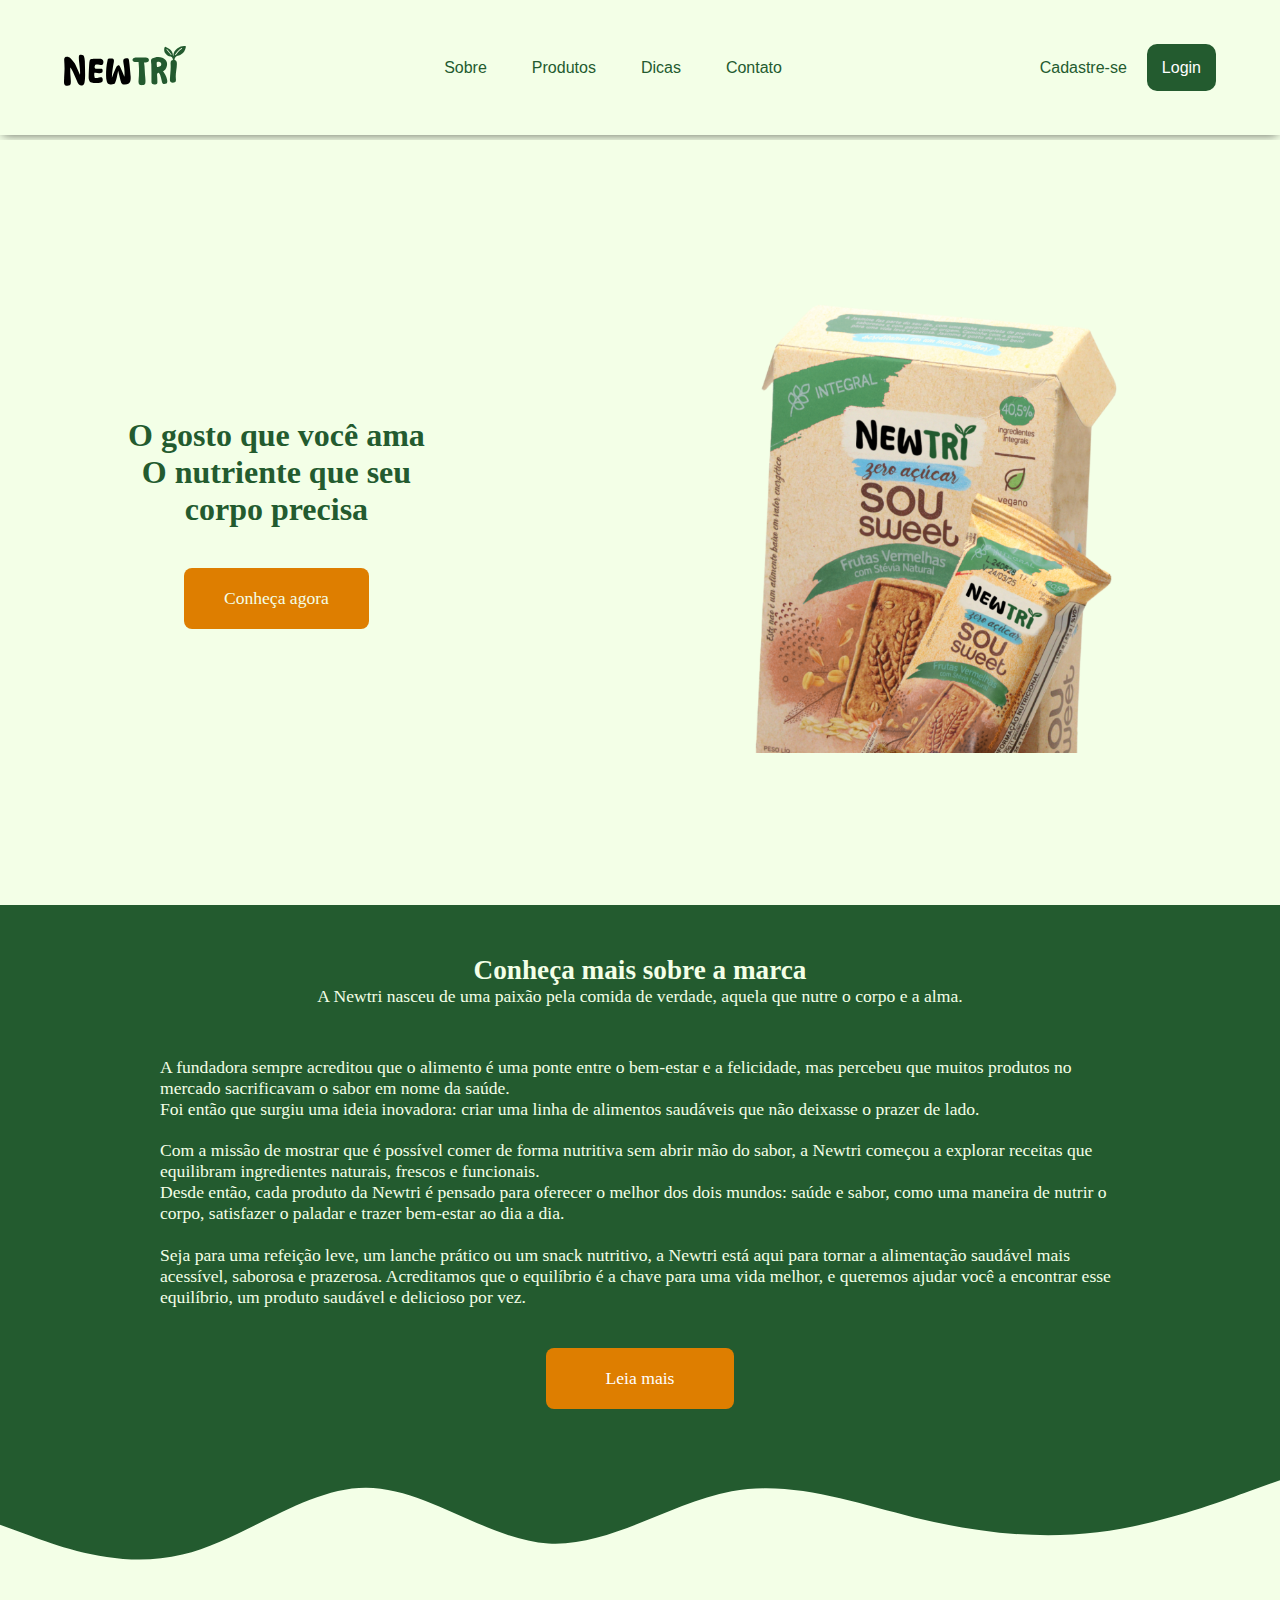
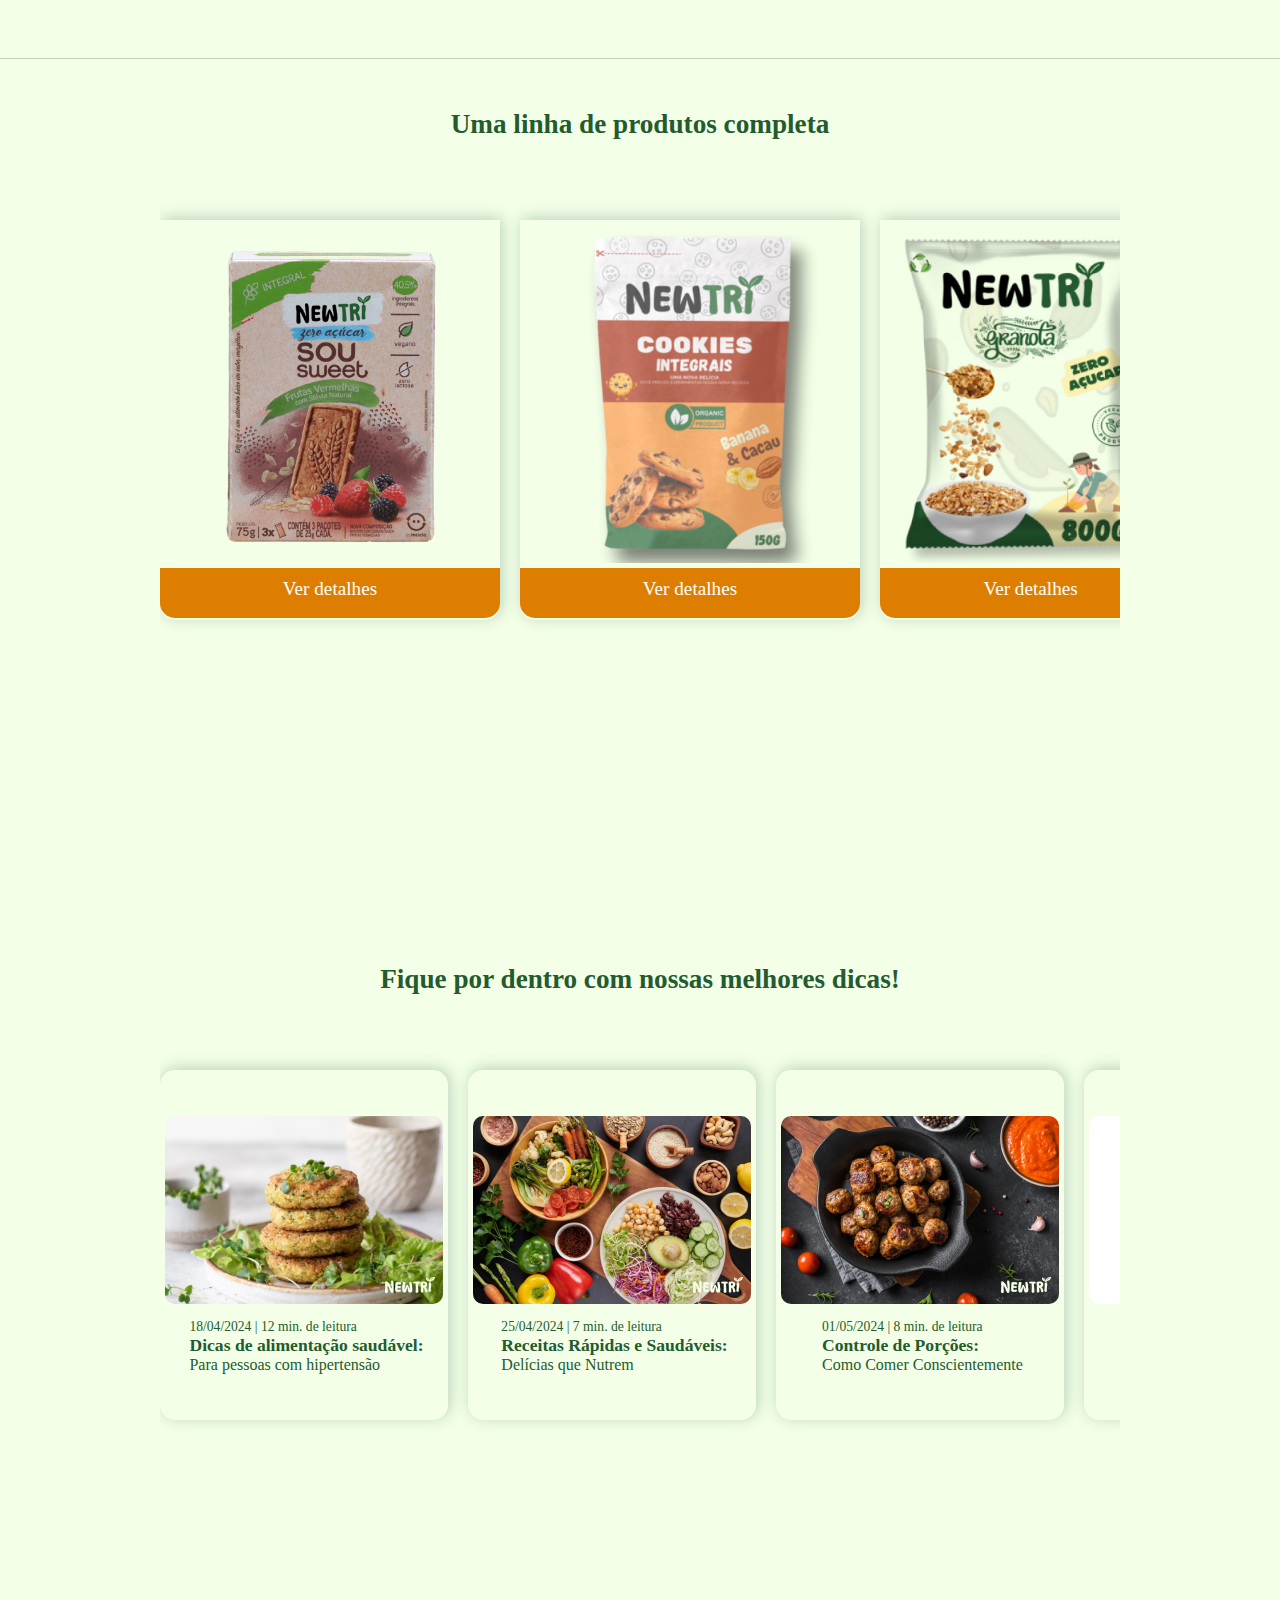
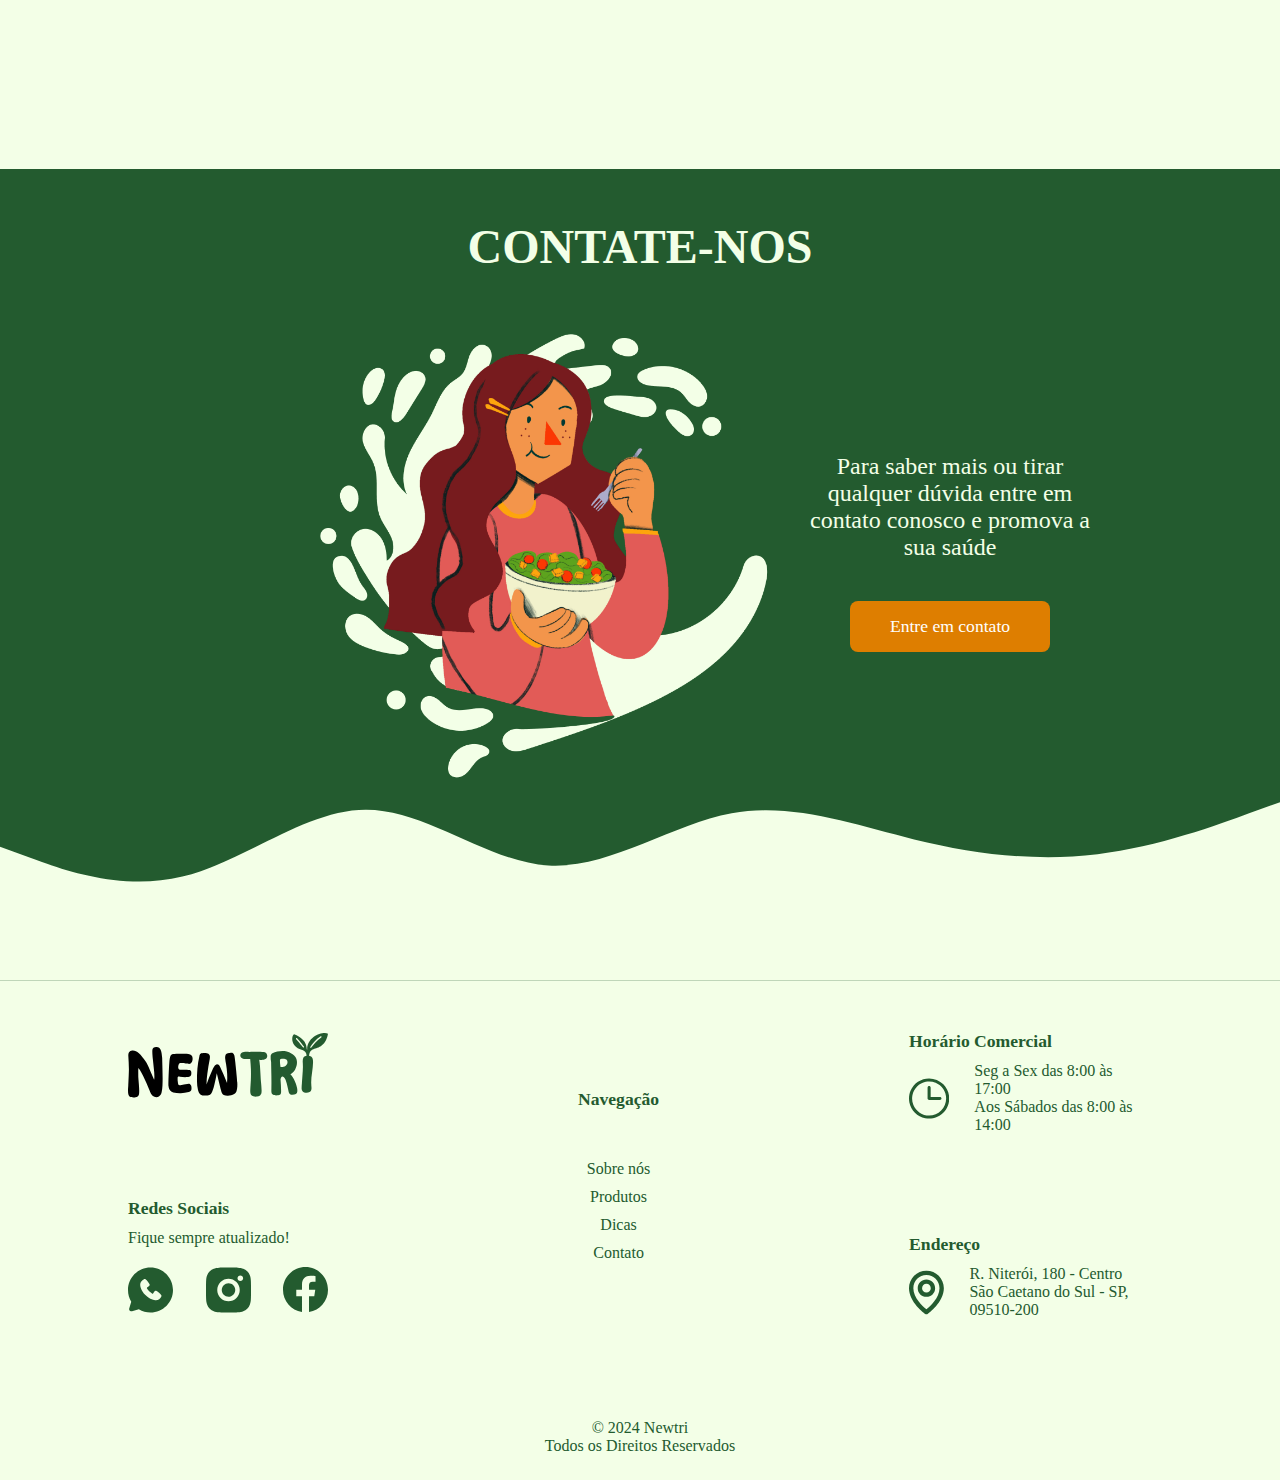
<file: index.html>
<!DOCTYPE html>
<html lang="pt-br">

<head>
    <meta charset="UTF-8">
    <meta name="viewport" content="width=device-width, initial-scale=1.0">

    <link rel="stylesheet" href="style.css">
    <script src="script.js" defer></script>

    <link rel="shortcut icon" href="Utils/Vetores/favicon.svg" type="image/x-icon">

    <title>Newtri</title>
</head>

<body>

    <header>
        <div class="grid-header">
            <a class="logotipo" href="#hero"><img  src="Utils/Vetores/logotipoNewtri.svg" alt="Logotipo"></a>
            <a class="isotipo" href=""><img  src="Utils/Vetores/isotipoNewtri.svg" alt="Isotipo"></a>
            <nav id="menu" class="menu">
                <ul>
                    <li><a href="#sobre">Sobre</a></li>
                    <li><a href="#produtos">Produtos</a></li>
                    <li><a href="#dicas">Dicas</a></li>
                    <li><a href="#contato">Contato</a></li>
                </ul>
            </nav>
            <div id="logar">
                <ul>
                    <li><a href="#" class="cadastro">Cadastre-se</a></li>
                    <li><a href="#" class="login">Login</a></li>
                </ul>
            </div>

            <button onclick="Menu()">
                <svg id="menuBarras" width="37" height="33" viewBox="0 0 37 33" fill="none"
                    xmlns="http://www.w3.org/2000/svg">
                    <path
                        d="M33.8074 27.0369C34.5373 27.0373 35.2391 27.3184 35.7673 27.8221C36.2955 28.3258 36.6098 29.0134 36.6448 29.7424C36.6799 30.4715 36.4332 31.1861 35.9557 31.7381C35.4783 32.2902 34.8067 32.6374 34.0803 32.7079L33.8074 32.7211H3.49153C2.76164 32.7208 2.05987 32.4396 1.53163 31.9359C1.00339 31.4322 0.689181 30.7446 0.654105 30.0156C0.619029 29.2866 0.865778 28.572 1.34322 28.0199C1.82067 27.4678 2.4922 27.1206 3.21869 27.0502L3.49153 27.0369H33.8074ZM33.8074 13.7737C34.5612 13.7737 35.2841 14.0731 35.8171 14.6061C36.3501 15.1391 36.6495 15.862 36.6495 16.6158C36.6495 17.3696 36.3501 18.0925 35.8171 18.6255C35.2841 19.1585 34.5612 19.4579 33.8074 19.4579H3.49153C2.73775 19.4579 2.01485 19.1585 1.48185 18.6255C0.94885 18.0925 0.649414 17.3696 0.649414 16.6158C0.649414 15.862 0.94885 15.1391 1.48185 14.6061C2.01485 14.0731 2.73775 13.7737 3.49153 13.7737H33.8074ZM33.8074 0.510498C34.5612 0.510498 35.2841 0.809934 35.8171 1.34293C36.3501 1.87593 36.6495 2.59884 36.6495 3.35261C36.6495 4.10639 36.3501 4.82929 35.8171 5.36229C35.2841 5.89529 34.5612 6.19473 33.8074 6.19473H3.49153C2.73775 6.19473 2.01485 5.89529 1.48185 5.36229C0.94885 4.82929 0.649414 4.10639 0.649414 3.35261C0.649414 2.59884 0.94885 1.87593 1.48185 1.34293C2.01485 0.809934 2.73775 0.510498 3.49153 0.510498H33.8074Z"
                        fill="#235A2F" />
                </svg>
                <svg id="menuX" width="32" height="32" viewBox="0 0 32 32" fill="none"
                    xmlns="http://www.w3.org/2000/svg">
                    <path
                        d="M0.77826 0.847457C1.27723 0.35016 1.9536 0.0708326 2.6588 0.0708326C3.36401 0.0708326 4.04038 0.35016 4.53934 0.847457L15.9645 12.2486L27.3897 0.847457C27.715 0.497899 28.1287 0.24236 28.5873 0.107762C29.0459 -0.026836 29.5324 -0.0355086 29.9955 0.0826569C30.4586 0.200822 30.8812 0.441451 31.2188 0.779192C31.5564 1.11693 31.7964 1.53928 31.9136 2.00173C32.0318 2.46338 32.0233 2.94825 31.8891 3.40551C31.7549 3.86277 31.4999 4.27557 31.1508 4.60063L19.7256 16.0018L31.1508 27.4029C31.5011 27.7275 31.7571 28.1404 31.892 28.598C32.0269 29.0557 32.0356 29.5411 31.9172 30.0033C31.7988 30.4654 31.5576 30.8871 31.2192 31.224C30.8807 31.5609 30.4575 31.8004 29.9941 31.9174C29.5314 32.0353 29.0455 32.0269 28.5873 31.8929C28.1291 31.759 27.7154 31.5045 27.3897 31.1561L15.9645 19.755L4.53934 31.1561C4.03498 31.6258 3.36757 31.8816 2.67783 31.8697C1.98809 31.8578 1.32993 31.5791 0.842127 31.0924C0.354348 30.6056 0.075056 29.9488 0.0631412 29.2605C0.0512263 28.5722 0.30762 27.9062 0.77826 27.4029L12.2034 16.0018L0.77826 4.60063C0.279915 4.10272 0 3.42777 0 2.72404C0 2.02032 0.279915 1.34537 0.77826 0.847457Z"
                        fill="#235A2F" />
                </svg>
            </button>
        </div>
    </header>

    <!-- header - header - header - header - header - header - header -  -->

    <section id="hero">
        <div class="grid-hero">

            <div class="hero-column">
                <h2>O gosto que você ama <br> O nutriente que seu <br> corpo precisa</h2>
                <a class="btn-hero" href="contato/contato.html">Conheça agora</a>
            </div>

            <img src="Home/img/ImgHero.png" alt="">

        </div>
    </section>

    <section id="sobre">
        <div class="grid-sobre">
            
            <div class="titulo-sobre">
                <h2>Conheça mais sobre a marca</h2>
                <p>A Newtri nasceu de uma paixão pela comida de verdade, aquela que nutre o corpo e a alma. </p>
            </div>

            <div class="paragrafo-sobre">
                <p>A fundadora sempre acreditou que o alimento é uma ponte entre o bem-estar e a felicidade, mas
                    percebeu que muitos produtos no mercado sacrificavam o sabor em nome da saúde. <br>Foi então que surgiu
                    uma ideia inovadora: criar uma linha de alimentos saudáveis que não deixasse o prazer de lado.</p>
            </div>

            <div>
                <p>Com a missão de mostrar que é possível comer de forma nutritiva sem abrir mão do sabor, a Newtri
                    começou a explorar receitas que equilibram ingredientes naturais, frescos e funcionais. <br>Desde então,
                    cada produto da Newtri é pensado para oferecer o melhor dos dois mundos: saúde e sabor, como uma
                    maneira de nutrir o corpo, satisfazer o paladar e trazer bem-estar ao dia a dia.</p>
                <p><br>Seja para uma refeição leve, um lanche prático ou um snack nutritivo, a Newtri está aqui para tornar
                    a alimentação saudável mais acessível, saborosa e prazerosa. Acreditamos que o equilíbrio é a chave
                    para uma vida melhor, e queremos ajudar você a encontrar esse equilíbrio, um produto saudável e
                    delicioso por vez.</p>

                
            </div>
            <a class="btn-sobre" href="sobre a marca/sobre.html">Leia mais</a>
        </div>
    </section>

    <section id="produtos">
        <div class="grid-produtos">

            <h2>Uma linha de produtos completa</h2>

            <div class="container-produtos">
                <div class="produtos-cards">
                    <img src="Home/img/ImgProduct.png" alt="">
                    <a href="produtos/produtos.html">Ver detalhes</a>
                </div>

                <div class="produtos-cards">
                    <img src="Home/img/ImgProduct02.png" alt="">
                    <a href="produtos/produtos.html">Ver detalhes</a>
                </div>

                <div class="produtos-cards">
                    <img src="Home/img/ImgProduct03.png" alt="">
                    <a href="produtos/produtos.html">Ver detalhes</a>
                </div>

                <div class="produtos-cards">
                    <img src="Home/img/ImgProduct04.png" alt="">
                    <a href="produtos/produtos.html">Ver detalhes</a>
                </div>

                <div class="produtos-cards">
                    <img src="Home/img/ImgProduct05.png" alt="">
                    <a href="produtos/produtos.html">Ver detalhes</a>
                </div>
            </div>
        </div>
    </section>

    <section id="dicas">
        <div class="grid-dicas">

            <h2>Fique por dentro com nossas melhores dicas!</h2>

            <div class="container-dicas">
                <div class="dicas-cards">
                    <img src="Home/img/ImgDicas.png" alt="">
                    <div class="text-dicas">
                        <p>18/04/2024 | 12 min. de leitura</p>
                        <a href="dicas/dicas.html">Dicas de alimentação saudável:</a>
                        <span>Para pessoas com hipertensão</span>
                    </div>
                </div>

                <div class="dicas-cards">
                    <img src="Home/img/ImgDicas02.png" alt="">
                    <div class="text-dicas">
                        <p>25/04/2024 | 7 min. de leitura</p>
                        <a href="dicas/dicas.html">Receitas Rápidas e Saudáveis:</a>
                        <span>Delícias que Nutrem</span>
                    </div>
                </div>

                <div class="dicas-cards">
                    <img src="Home/img/ImgDicas03.png" alt="">
                    <div class="text-dicas">
                        <p>01/05/2024 | 8 min. de leitura</p>
                        <a href="dicas/dicas.html">Controle de Porções:</a>
                        <span>Como Comer Conscientemente</span>
                    </div>
                </div>

                <div class="dicas-cards">
                    <img src="Home/img/ImgDicas04.png" alt="">
                    <div class="text-dicas">
                        <p>08/04/2024 | 10 min. de leitura</p>   
                        <a href="dicas/dicas.html">Mitos da Nutrição:</a>
                        <span>Verdades que Você Precisa Saber</span>
                    </div>
                </div>
            </div>
        </div>
    </section>

    <section id="contato">
        <div class="grid-contato">
            <h2>Contate-nos</h2>
            <div class="contato-row">
                <img src="Home/img/ImgContact.png" alt="">
                <div class="text-contato" >
                    <p>Para saber mais ou tirar qualquer dúvida entre em contato conosco e promova a sua saúde </p>
                    <a class="btn-contato" href="contato/contato.html">Entre em contato</a>
                </div>
            </div>
        </div>
    </section>


    <footer>
        <div class="grid-footer">
            <div class="footer-row">
                <div class="footer-column">
                    <img src="Utils/Vetores/logotipoNewtri.svg" alt="">
                    <div class="redes-sociais">
                        <h4>Redes Sociais</h4>
                        <p>Fique sempre atualizado!</p>
                        <div class="redes-sociais-icones">
                            <a href="https://web.whatsapp.com/" target="_blank">
                                <svg width="45" height="46" viewBox="0 0 50 51" fill="none" xmlns="http://www.w3.org/2000/svg">
                                <path class="icon-color" fill-rule="evenodd" clip-rule="evenodd" d="M25 0.5C11.1925 0.5 0 11.6944 0 25.5042C0 30.2301 1.3125 34.6558 3.595 38.4264L1.365 46.0077C1.23696 46.443 1.22854 46.9048 1.34061 47.3444C1.45269 47.7841 1.68112 48.1854 2.0019 48.5063C2.32268 48.8271 2.72395 49.0556 3.16354 49.1677C3.60313 49.2798 4.06479 49.2713 4.5 49.1433L12.08 46.9129C15.9768 49.2707 20.4456 50.5143 25 50.5085C38.8075 50.5085 50 39.3141 50 25.5042C50 11.6944 38.8075 0.5 25 0.5ZM19.345 31.1627C24.4025 36.2186 29.23 36.8862 30.935 36.9487C33.5275 37.0437 36.0525 35.0634 37.035 32.7655C37.158 32.4794 37.2024 32.1657 37.1638 31.8567C37.1251 31.5477 37.0047 31.2546 36.815 31.0077C35.445 29.2574 33.5925 27.9997 31.7825 26.7495C31.4048 26.4875 30.9402 26.3823 30.4865 26.456C30.0328 26.5297 29.6254 26.7765 29.35 27.1445L27.85 29.4324C27.7707 29.5549 27.6479 29.6427 27.5063 29.678C27.3647 29.7133 27.215 29.6935 27.0875 29.6224C26.07 29.0399 24.5875 28.0497 23.5225 26.9845C22.4575 25.9193 21.5275 24.5041 21.005 23.5514C20.9418 23.43 20.9239 23.2901 20.9546 23.1567C20.9853 23.0234 21.0626 22.9053 21.1725 22.8238L23.4825 21.1085C23.8131 20.8224 24.0266 20.4244 24.0819 19.9907C24.1373 19.557 24.0307 19.1181 23.7825 18.7581C22.6625 17.1178 21.3575 15.0325 19.465 13.6497C19.2202 13.4738 18.9342 13.3642 18.6346 13.3313C18.335 13.2985 18.032 13.3435 17.755 13.4622C15.455 14.4474 13.465 16.9728 13.56 19.5707C13.6225 21.276 14.29 26.1043 19.345 31.1627Z" fill="#235B2F"/>
                                </svg>
                            </a>

                            <a href="https://www.instagram.com/" target="_blank">
                                <svg width="45" height="46" viewBox="0 0 50 51" fill="none" xmlns="http://www.w3.org/2000/svg">
                                <path class="icon-color" d="M27.57 0.5C30.3824 0.507501 31.8098 0.522503 33.0423 0.557508L33.5272 0.575011C34.0872 0.595014 34.6397 0.620017 35.3071 0.650022C37.967 0.77504 39.7819 1.1951 41.3743 1.81269C43.0243 2.44778 44.4142 3.30791 45.8041 4.69561C47.0758 5.94513 48.0595 7.4572 48.6865 9.12626C49.3039 10.719 49.7239 12.5343 49.8489 15.1971C49.8789 15.8622 49.9039 16.4148 49.9239 16.9774L49.9389 17.4625C49.9764 18.6927 49.9914 20.1204 49.9964 22.9333L49.9989 24.7985V28.074C50.005 29.8978 49.9858 31.7216 49.9414 33.5448L49.9264 34.0299C49.9064 34.5925 49.8814 35.1451 49.8514 35.8102C49.7264 38.473 49.3014 40.2858 48.6865 41.881C48.0595 43.5501 47.0758 45.0622 45.8041 46.3117C44.5548 47.5836 43.0431 48.5675 41.3743 49.1946C39.7819 49.8122 37.967 50.2323 35.3071 50.3573L33.5272 50.4323L33.0423 50.4473C31.8098 50.4823 30.3824 50.4998 27.57 50.5048L25.7051 50.5073H22.4328C20.6085 50.5137 18.7843 50.4946 16.9606 50.4498L16.4756 50.4348C15.8821 50.4123 15.2888 50.3865 14.6957 50.3573C12.0358 50.2323 10.2209 49.8122 8.62599 49.1946C6.95815 48.5672 5.44725 47.5833 4.19871 46.3117C2.92614 45.0624 1.9416 43.5503 1.31386 41.881C0.696387 40.2883 0.276408 38.473 0.151414 35.8102L0.0764181 34.0299L0.063919 33.5448C0.0178364 31.7216 -0.00299809 29.8978 0.00142192 28.074V22.9333C-0.00549747 21.1095 0.0128369 19.2857 0.0564193 17.4625L0.0739184 16.9774C0.0939174 16.4148 0.118916 15.8622 0.148915 15.1971C0.273908 12.5343 0.693887 10.7215 1.31136 9.12626C1.94056 7.45651 2.92683 5.94439 4.20121 4.69561C5.44903 3.4243 6.95904 2.44047 8.62599 1.81269C10.2209 1.1951 12.0333 0.77504 14.6957 0.650022C15.3606 0.620017 15.9156 0.595014 16.4756 0.575011L16.9606 0.560009C18.7835 0.515584 20.6069 0.496413 22.4303 0.5025L27.57 0.5ZM25.0002 13.0018C21.6851 13.0018 18.5059 14.319 16.1618 16.6635C13.8177 19.0081 12.5008 22.188 12.5008 25.5037C12.5008 28.8193 13.8177 31.9992 16.1618 34.3438C18.5059 36.6883 21.6851 38.0055 25.0002 38.0055C28.3152 38.0055 31.4945 36.6883 33.8385 34.3438C36.1826 31.9992 37.4995 28.8193 37.4995 25.5037C37.4995 22.188 36.1826 19.0081 33.8385 16.6635C31.4945 14.319 28.3152 13.0018 25.0002 13.0018ZM25.0002 18.0026C25.985 18.0024 26.9603 18.1963 27.8702 18.5731C28.7802 18.9499 29.607 19.5023 30.3036 20.1987C31.0001 20.8951 31.5526 21.7219 31.9297 22.632C32.3067 23.542 32.5009 24.5173 32.501 25.5024C32.5012 26.4875 32.3074 27.4629 31.9306 28.373C31.5539 29.2832 31.0016 30.1102 30.3053 30.8068C29.609 31.5035 28.7824 32.0562 27.8725 32.4333C26.9627 32.8104 25.9875 33.0046 25.0027 33.0047C23.0136 33.0047 21.1061 32.2145 19.6996 30.8077C18.2932 29.401 17.503 27.4931 17.503 25.5037C17.503 23.5142 18.2932 21.6063 19.6996 20.1996C21.1061 18.7928 23.0136 18.0026 25.0027 18.0026M38.127 9.25128C37.2982 9.25128 36.5034 9.58057 35.9174 10.1667C35.3314 10.7528 35.0022 11.5478 35.0022 12.3767C35.0022 13.2057 35.3314 14.0006 35.9174 14.5868C36.5034 15.1729 37.2982 15.5022 38.127 15.5022C38.9558 15.5022 39.7506 15.1729 40.3366 14.5868C40.9226 14.0006 41.2518 13.2057 41.2518 12.3767C41.2518 11.5478 40.9226 10.7528 40.3366 10.1667C39.7506 9.58057 38.9558 9.25128 38.127 9.25128Z" fill="#235B2F"/>
                                </svg>
                            </a>

                            <a href="https://pt-br.facebook.com/" target="_blank">
                                <svg width="45" height="45" viewBox="0 0 50 50" fill="none" xmlns="http://www.w3.org/2000/svg">
                                <path class="icon-color" d="M50 25.1574C50 11.263 38.8076 0 25.0031 0C11.1923 0.00312514 0 11.263 0 25.1605C0 37.7142 9.14261 48.1209 21.0911 50.0085V32.4296H14.7482V25.1605H21.0974V19.6134C21.0974 13.31 24.8313 9.82857 30.5399 9.82857C33.2771 9.82857 36.1361 10.3192 36.1361 10.3192V16.507H32.9834C29.8806 16.507 28.912 18.4477 28.912 20.4384V25.1574H35.8424L34.7363 32.4265H28.9089V50.0054C40.8574 48.1178 50 37.7111 50 25.1574Z" fill="#235B2F"/>
                                </svg>
                            </a>
                        </div>
                    </div>
                </div>

                <div class="navegacao">
                    <h4>Navegação</h4>
                    <ul>
                        <a href="#sobre"><li>Sobre nós</li></a>
                        <a href="#produtos"><li>Produtos</li></a>
                        <a href="#dicas"><li>Dicas</li></a>
                        <a href="#contato"><li>Contato</li></a>
                    </ul>
                </div>

                <div class="footer-column">
                    <div class="horario">
                        <h4>Horário Comercial</h4>
                        <div class="text-horario">
                            <svg width="45" height="45" viewBox="0 0 55 55" fill="none" xmlns="http://www.w3.org/2000/svg">
                            <path d="M27.5 0C22.061 0 16.7442 1.61285 12.2218 4.63458C7.69948 7.65632 4.17473 11.9512 2.09332 16.9762C0.0119153 22.0012 -0.532676 27.5305 0.528417 32.865C1.58951 38.1995 4.20863 43.0995 8.05457 46.9454C11.9005 50.7914 16.8005 53.4105 22.135 54.4716C27.4695 55.5327 32.9988 54.9881 38.0238 52.9067C43.0488 50.8253 47.3437 47.3005 50.3654 42.7782C53.3872 38.2558 55 32.939 55 27.5C54.9923 20.2089 52.0925 13.2186 46.9369 8.06307C41.7814 2.90748 34.7911 0.00769952 27.5 0ZM27.5 50.7692C22.8978 50.7692 18.3989 49.4045 14.5723 46.8476C10.7457 44.2908 7.76324 40.6566 6.00204 36.4047C4.24085 32.1528 3.78004 27.4742 4.67789 22.9604C5.57574 18.4466 7.79192 14.3004 11.0462 11.0462C14.3004 7.79191 18.4466 5.57573 22.9604 4.67788C27.4742 3.78003 32.1529 4.24084 36.4048 6.00203C40.6566 7.76323 44.2908 10.7457 46.8477 14.5723C49.4045 18.3989 50.7692 22.8978 50.7692 27.5C50.7622 33.6692 48.3084 39.5838 43.9461 43.9461C39.5838 48.3084 33.6692 50.7622 27.5 50.7692ZM44.4231 27.5C44.4231 28.061 44.2002 28.5991 43.8035 28.9958C43.4068 29.3925 42.8687 29.6154 42.3077 29.6154H27.5C26.939 29.6154 26.4009 29.3925 26.0042 28.9958C25.6075 28.5991 25.3846 28.061 25.3846 27.5V12.6923C25.3846 12.1313 25.6075 11.5932 26.0042 11.1965C26.4009 10.7998 26.939 10.5769 27.5 10.5769C28.061 10.5769 28.5991 10.7998 28.9958 11.1965C29.3925 11.5932 29.6154 12.1313 29.6154 12.6923V25.3846H42.3077C42.8687 25.3846 43.4068 25.6075 43.8035 26.0042C44.2002 26.4009 44.4231 26.939 44.4231 27.5Z" fill="#235B2F"/>
                            </svg>
                            <p>Seg a Sex das 8:00 às 17:00 <br> Aos Sábados das 8:00 às 14:00</p>
                        </div>
                    </div>
                    <div class="endereco">
                        <h4>Endereço</h4>
                        <div class="text-endereco">
                            <svg width="45" height="45" viewBox="0 0 43 53" fill="none" xmlns="http://www.w3.org/2000/svg">
                            <path d="M21.1999 31.8012C27.046 31.8012 31.8003 27.047 31.8003 21.2009C31.8003 15.3548 27.046 10.6006 21.1999 10.6006C15.3539 10.6006 10.5996 15.3548 10.5996 21.2009C10.5996 27.047 15.3539 31.8012 21.1999 31.8012ZM21.1999 15.9007C24.123 15.9007 26.5001 18.2779 26.5001 21.2009C26.5001 24.124 24.123 26.5011 21.1999 26.5011C18.2769 26.5011 15.8998 24.124 15.8998 21.2009C15.8998 18.2779 18.2769 15.9007 21.1999 15.9007Z" fill="#235B2F"/>
                            <path d="M19.6638 52.5087C20.1127 52.8283 20.6499 53 21.2009 53C21.7518 53 22.2891 52.8283 22.7379 52.5087C23.5436 51.9389 42.4784 38.2672 42.4015 21.2007C42.4015 9.51114 32.8904 0 21.2009 0C9.51138 0 0.000233307 9.51114 0.000233307 21.1874C-0.0766191 38.2672 18.8582 51.9389 19.6638 52.5087ZM21.2009 5.30016C29.97 5.30016 37.1014 12.4315 37.1014 21.2139C37.157 32.975 25.4728 43.5355 21.2009 46.9992C16.9316 43.5329 5.24474 32.9697 5.3004 21.2007C5.3004 12.4315 12.4318 5.30016 21.2009 5.30016Z" fill="#235B2F"/>
                            </svg>
                            <p>R. Niterói, 180 - Centro <br> São Caetano do Sul - SP, 09510-200</p>
                            </p>
                        </div>
                    </div>
                </div>
            </div>

            <div class="footer-last">
                <p>&copy; 2024 Newtri</p>
                <p>Todos os Direitos Reservados</p>
            </div>
        </div>
    </footer>

</body>

</html>
</file>
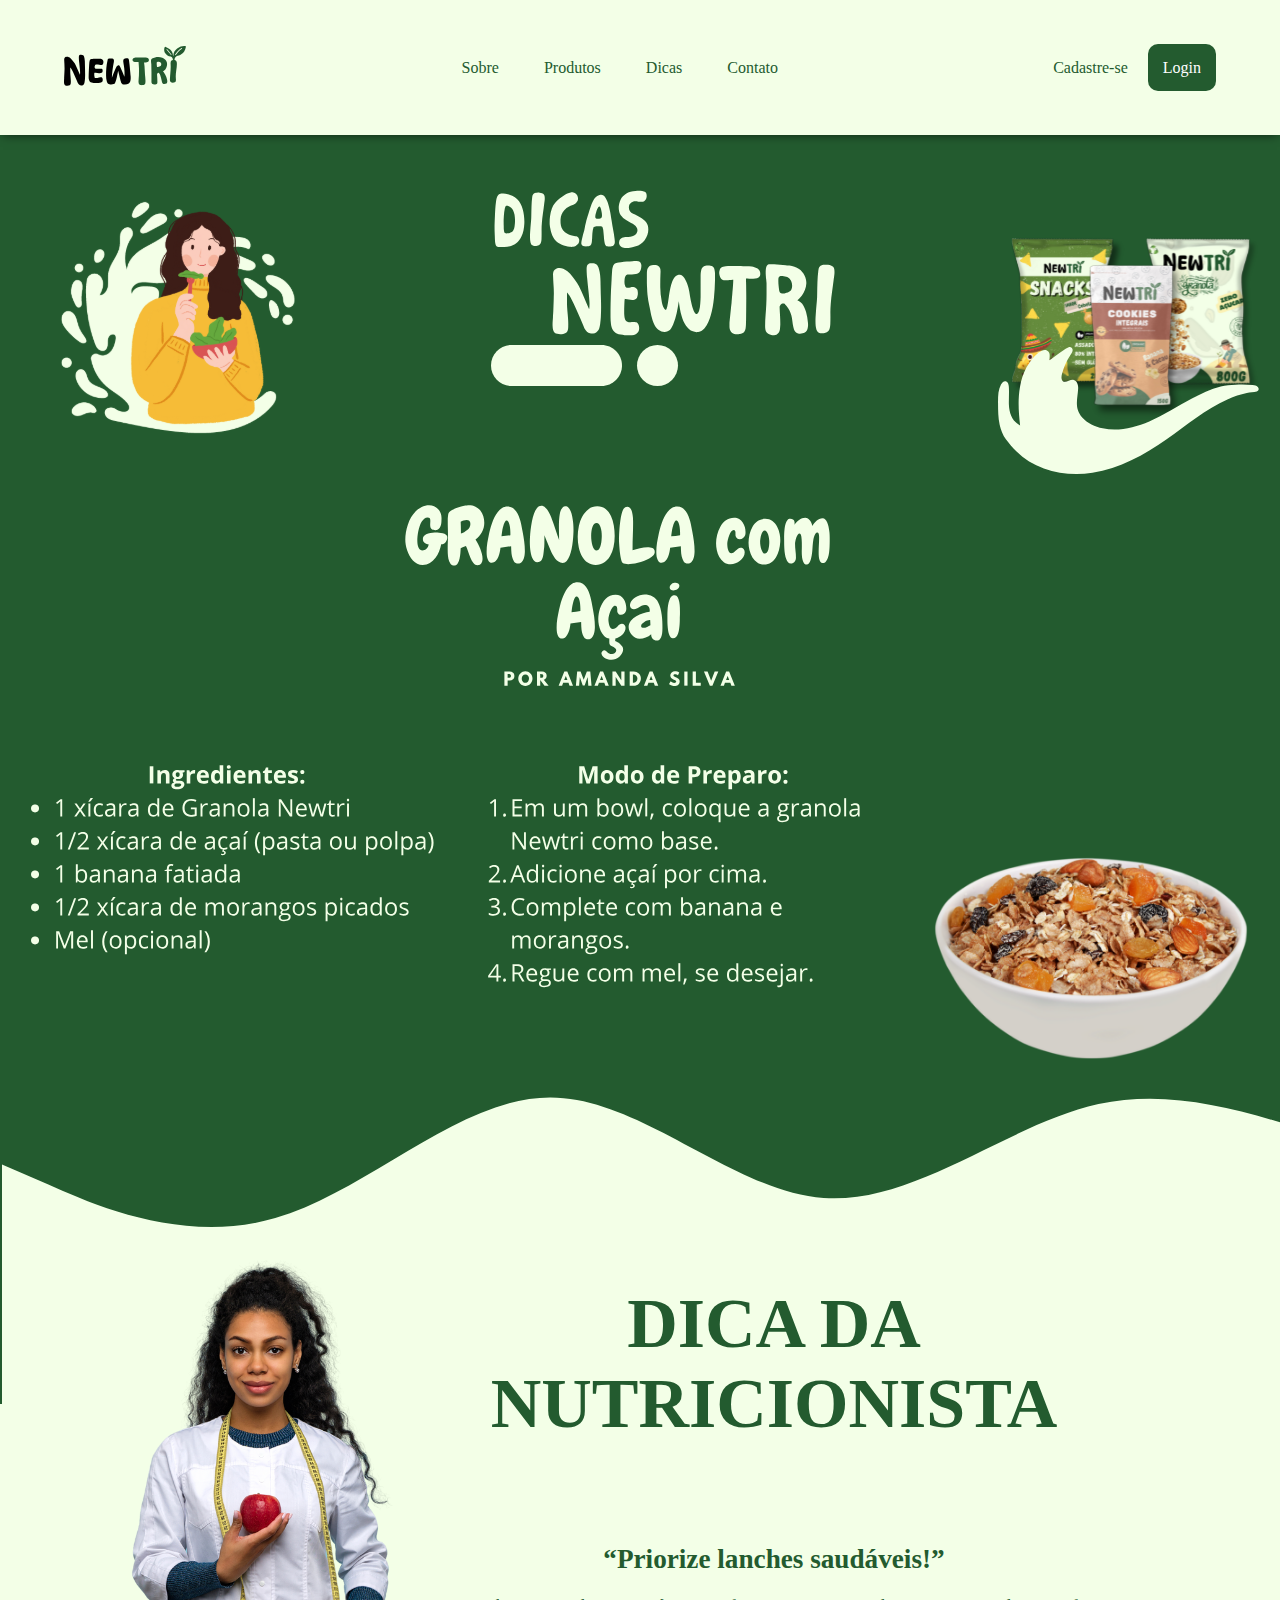
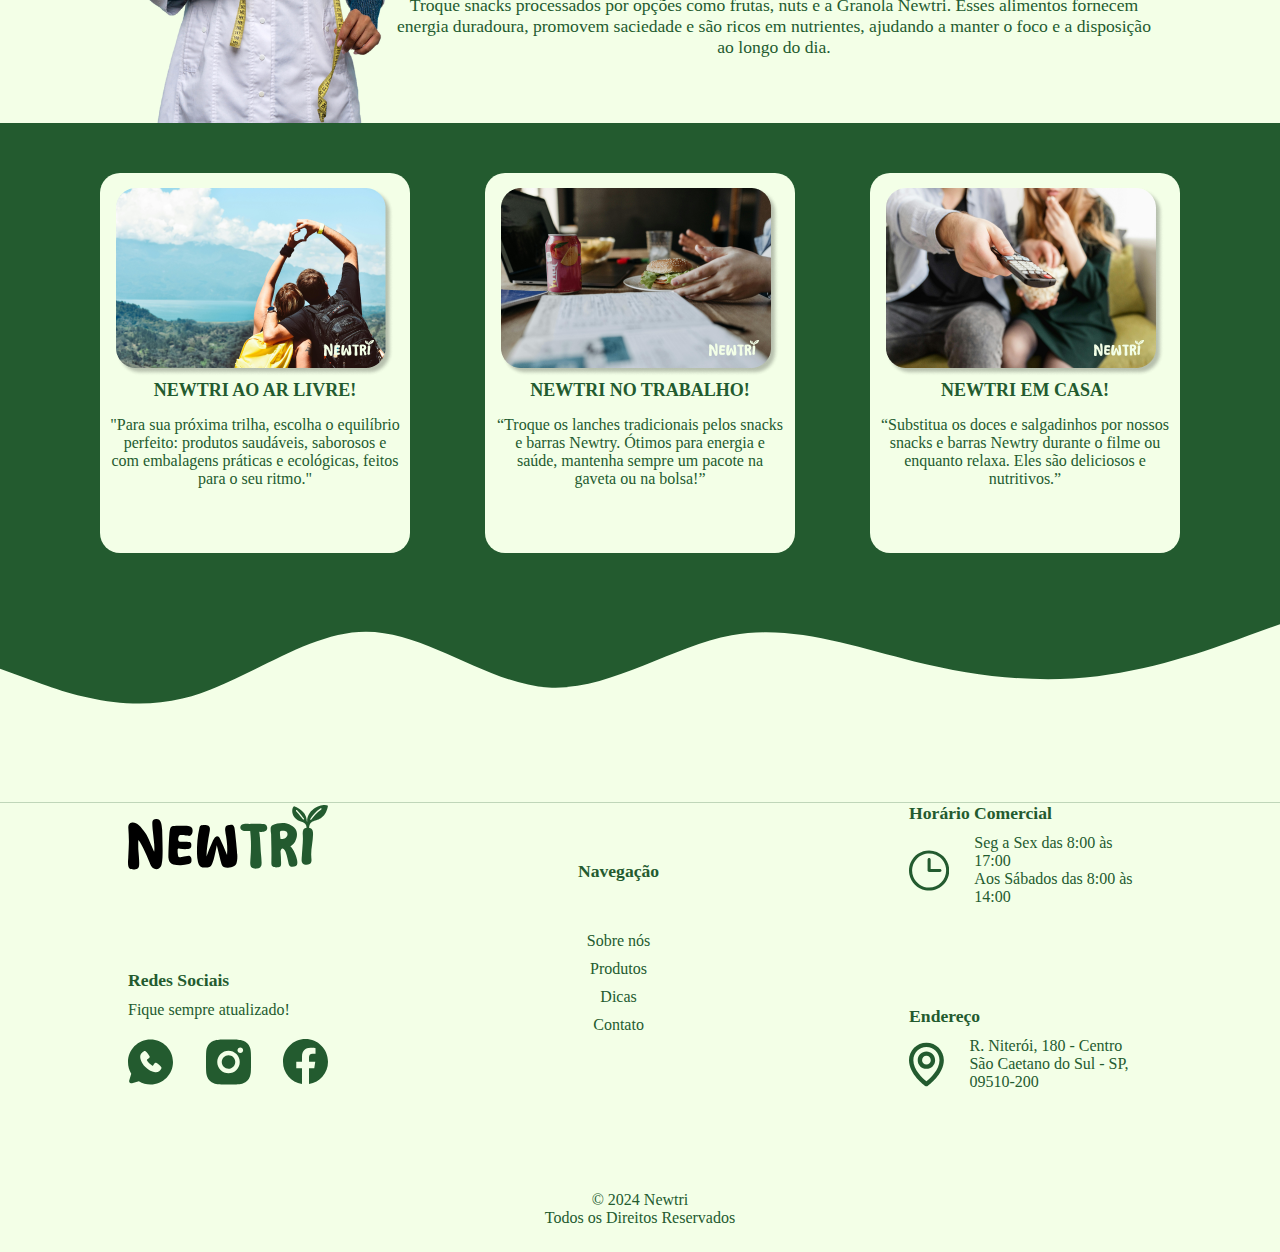
<file: dicas/dicas.html>
<!DOCTYPE html>
<html lang="pt-br">

<head>
    <meta charset="UTF-8">
    <meta name="viewport" content="width=device-width, initial-scale=1.0">
    <title>Dicas-Newtri</title>
    <link rel="stylesheet" href="dicas.css">
    <script src="dicas.js" defer></script>

    <link rel="icon" href="img/faviconNewtri.svg" type="image/png">

</head>

<body>

    <header>
        <div class="grid-header">
            <a href="../index.html"><img class="logotipo" src="../Utils/Vetores/logotipoNewtri.svg" alt="Logotipo"></a>
            <img class="isotipo" src="../Utils/Vetores/isotipoNewtri.svg" alt="Isotipo">
            <nav id="menu" class="menu">
                <ul>
                    <li><a href="../sobre a marca/sobre.html">Sobre</a></li>
                    <li><a href="../produtos/produtos.html">Produtos</a></li>
                    <li><a href="#">Dicas</a></li>
                    <li><a href="../contato/contato.html">Contato</a></li>
                </ul>
            </nav>
            <div id="logar">
                <ul>
                    <li><a href="#" class="cadastro">Cadastre-se</a></li>
                    <li><a href="#" class="login">Login</a></li>
                </ul>
            </div>

            <button onclick="Menu()">
                <svg id="menuBarras" width="37" height="33" viewBox="0 0 37 33" fill="none"
                    xmlns="http://www.w3.org/2000/svg">
                    <path
                        d="M33.8074 27.0369C34.5373 27.0373 35.2391 27.3184 35.7673 27.8221C36.2955 28.3258 36.6098 29.0134 36.6448 29.7424C36.6799 30.4715 36.4332 31.1861 35.9557 31.7381C35.4783 32.2902 34.8067 32.6374 34.0803 32.7079L33.8074 32.7211H3.49153C2.76164 32.7208 2.05987 32.4396 1.53163 31.9359C1.00339 31.4322 0.689181 30.7446 0.654105 30.0156C0.619029 29.2866 0.865778 28.572 1.34322 28.0199C1.82067 27.4678 2.4922 27.1206 3.21869 27.0502L3.49153 27.0369H33.8074ZM33.8074 13.7737C34.5612 13.7737 35.2841 14.0731 35.8171 14.6061C36.3501 15.1391 36.6495 15.862 36.6495 16.6158C36.6495 17.3696 36.3501 18.0925 35.8171 18.6255C35.2841 19.1585 34.5612 19.4579 33.8074 19.4579H3.49153C2.73775 19.4579 2.01485 19.1585 1.48185 18.6255C0.94885 18.0925 0.649414 17.3696 0.649414 16.6158C0.649414 15.862 0.94885 15.1391 1.48185 14.6061C2.01485 14.0731 2.73775 13.7737 3.49153 13.7737H33.8074ZM33.8074 0.510498C34.5612 0.510498 35.2841 0.809934 35.8171 1.34293C36.3501 1.87593 36.6495 2.59884 36.6495 3.35261C36.6495 4.10639 36.3501 4.82929 35.8171 5.36229C35.2841 5.89529 34.5612 6.19473 33.8074 6.19473H3.49153C2.73775 6.19473 2.01485 5.89529 1.48185 5.36229C0.94885 4.82929 0.649414 4.10639 0.649414 3.35261C0.649414 2.59884 0.94885 1.87593 1.48185 1.34293C2.01485 0.809934 2.73775 0.510498 3.49153 0.510498H33.8074Z"
                        fill="#235A2F" />
                </svg>
                <svg id="menuX" width="32" height="32" viewBox="0 0 32 32" fill="none"
                    xmlns="http://www.w3.org/2000/svg">
                    <path
                        d="M0.77826 0.847457C1.27723 0.35016 1.9536 0.0708326 2.6588 0.0708326C3.36401 0.0708326 4.04038 0.35016 4.53934 0.847457L15.9645 12.2486L27.3897 0.847457C27.715 0.497899 28.1287 0.24236 28.5873 0.107762C29.0459 -0.026836 29.5324 -0.0355086 29.9955 0.0826569C30.4586 0.200822 30.8812 0.441451 31.2188 0.779192C31.5564 1.11693 31.7964 1.53928 31.9136 2.00173C32.0318 2.46338 32.0233 2.94825 31.8891 3.40551C31.7549 3.86277 31.4999 4.27557 31.1508 4.60063L19.7256 16.0018L31.1508 27.4029C31.5011 27.7275 31.7571 28.1404 31.892 28.598C32.0269 29.0557 32.0356 29.5411 31.9172 30.0033C31.7988 30.4654 31.5576 30.8871 31.2192 31.224C30.8807 31.5609 30.4575 31.8004 29.9941 31.9174C29.5314 32.0353 29.0455 32.0269 28.5873 31.8929C28.1291 31.759 27.7154 31.5045 27.3897 31.1561L15.9645 19.755L4.53934 31.1561C4.03498 31.6258 3.36757 31.8816 2.67783 31.8697C1.98809 31.8578 1.32993 31.5791 0.842127 31.0924C0.354348 30.6056 0.075056 29.9488 0.0631412 29.2605C0.0512263 28.5722 0.30762 27.9062 0.77826 27.4029L12.2034 16.0018L0.77826 4.60063C0.279915 4.10272 0 3.42777 0 2.72404C0 2.02032 0.279915 1.34537 0.77826 0.847457Z"
                        fill="#235A2F" />
                </svg>
            </button>
        </div>
    </header>
    <!-- header-header-header-header -->


    <!-- dicas-dicas-dicas-dicas-dicas -->
    <section class="grid-dicas" id="dicas-newtri">

        <div class="secao1dicas">

            <div class="menina">
                <img src="img/menina svg.svg" alt="">
            </div>

            <div class="dicas-newtri">
                <img src="img/dicasnewtri.svg" alt="">
            </div>

            <div class="embalagens-newtri">
                <img src="img/embalagens-newtri.svg" alt="">
            </div>

        </div>

    </section>
    <!-- dicas-dicas-dicas-dicas-dicas -->



    <!-- receitas-receitas-receitas-receitas-receitas -->
    <section class="grid-receita" id="receita">

        <div class="receita-granola">
            <img src="img/receita-horizontal.svg" alt="">
        </div>

    </section>
    <!-- receitas-receitas-receitas-receitas-receitas -->



    <!-- dicasnutricionista-dicanutricionista-dicanutricionista -->
    <section class="grid-nutricionista" id="dica-nutricionista">

        <div class="elementos-nutricionista">


            <img class="foto-nutri" src="img/nutricionista.png" alt="">


            <div class="texto-nutricionista">
                <h1>DICA DA NUTRICIONISTA</h1>
                <h2>“Priorize lanches saudáveis!”</h2>
                <p>Troque snacks processados por opções como frutas, nuts e a Granola Newtri. Esses alimentos fornecem
                    energia duradoura, promovem saciedade e são ricos em nutrientes, ajudando a manter o foco e a
                    disposição ao longo do dia. </p>
            </div>

        </div>

    </section>
    <!-- dicasnutricionista-dicanutricionista-dicanutricionista -->



    <!--DIVERSAS-DICAS-DIVERSAS-DICAS-DIVERSAS-DICAS-->
    <section id="dicas">

        <div class="grid-dicas-diversas">
            <div class="tres-dicas">
                <div class="newtri-dicas-diversas" id="newtri-ar-livre">
                    <img src="img/Img01.png" alt="">
                    <h1>NEWTRI AO AR LIVRE!</h1>
                    <p>"Para sua próxima trilha, escolha o equilíbrio perfeito: produtos saudáveis, saborosos e com
                        embalagens
                        práticas e ecológicas, feitos para o seu ritmo." </p>
                </div>
                <div class="newtri-dicas-diversas" id="newtri-no-trabalho">
                    <img src="img/Img03.png" alt="">
                    <h1>NEWTRI NO TRABALHO!</h1>
                    <p>“Troque os lanches tradicionais
                        pelos snacks e barras Newtry.
                        Ótimos para energia e saúde,
                        mantenha sempre um pacote na gaveta ou na bolsa!”</p>
                </div>
                <div class="newtri-dicas-diversas" id="newtri-em-casa">
                    <img src="img/Img02.png" alt="">
                    <h1>NEWTRI EM CASA!</h1>
                    <p>“Substitua os doces e salgadinhos
                        por nossos snacks e barras Newtry durante o filme ou enquanto relaxa. Eles são deliciosos e
                        nutritivos.”</p>
                </div>
            </div>
        </div>

    </section>

    <footer>
        <div class="grid-footer">
            <div class="footer-row">
                <div class="footer-column">
                    <img src="../Utils/Vetores/logotipoNewtri.svg" alt="">
                    <div class="redes-sociais">
                        <h4>Redes Sociais</h4>
                        <p>Fique sempre atualizado!</p>
                        <div class="redes-sociais-icones">
                            <a href="https://web.whatsapp.com/" target="_blank">
                                <svg width="45" height="46" viewBox="0 0 50 51" fill="none" xmlns="http://www.w3.org/2000/svg">
                                <path class="icon-color" fill-rule="evenodd" clip-rule="evenodd" d="M25 0.5C11.1925 0.5 0 11.6944 0 25.5042C0 30.2301 1.3125 34.6558 3.595 38.4264L1.365 46.0077C1.23696 46.443 1.22854 46.9048 1.34061 47.3444C1.45269 47.7841 1.68112 48.1854 2.0019 48.5063C2.32268 48.8271 2.72395 49.0556 3.16354 49.1677C3.60313 49.2798 4.06479 49.2713 4.5 49.1433L12.08 46.9129C15.9768 49.2707 20.4456 50.5143 25 50.5085C38.8075 50.5085 50 39.3141 50 25.5042C50 11.6944 38.8075 0.5 25 0.5ZM19.345 31.1627C24.4025 36.2186 29.23 36.8862 30.935 36.9487C33.5275 37.0437 36.0525 35.0634 37.035 32.7655C37.158 32.4794 37.2024 32.1657 37.1638 31.8567C37.1251 31.5477 37.0047 31.2546 36.815 31.0077C35.445 29.2574 33.5925 27.9997 31.7825 26.7495C31.4048 26.4875 30.9402 26.3823 30.4865 26.456C30.0328 26.5297 29.6254 26.7765 29.35 27.1445L27.85 29.4324C27.7707 29.5549 27.6479 29.6427 27.5063 29.678C27.3647 29.7133 27.215 29.6935 27.0875 29.6224C26.07 29.0399 24.5875 28.0497 23.5225 26.9845C22.4575 25.9193 21.5275 24.5041 21.005 23.5514C20.9418 23.43 20.9239 23.2901 20.9546 23.1567C20.9853 23.0234 21.0626 22.9053 21.1725 22.8238L23.4825 21.1085C23.8131 20.8224 24.0266 20.4244 24.0819 19.9907C24.1373 19.557 24.0307 19.1181 23.7825 18.7581C22.6625 17.1178 21.3575 15.0325 19.465 13.6497C19.2202 13.4738 18.9342 13.3642 18.6346 13.3313C18.335 13.2985 18.032 13.3435 17.755 13.4622C15.455 14.4474 13.465 16.9728 13.56 19.5707C13.6225 21.276 14.29 26.1043 19.345 31.1627Z" fill="#235B2F"/>
                                </svg>
                            </a>

                            <a href="https://www.instagram.com/" target="_blank">
                                <svg width="45" height="46" viewBox="0 0 50 51" fill="none" xmlns="http://www.w3.org/2000/svg">
                                <path class="icon-color" d="M27.57 0.5C30.3824 0.507501 31.8098 0.522503 33.0423 0.557508L33.5272 0.575011C34.0872 0.595014 34.6397 0.620017 35.3071 0.650022C37.967 0.77504 39.7819 1.1951 41.3743 1.81269C43.0243 2.44778 44.4142 3.30791 45.8041 4.69561C47.0758 5.94513 48.0595 7.4572 48.6865 9.12626C49.3039 10.719 49.7239 12.5343 49.8489 15.1971C49.8789 15.8622 49.9039 16.4148 49.9239 16.9774L49.9389 17.4625C49.9764 18.6927 49.9914 20.1204 49.9964 22.9333L49.9989 24.7985V28.074C50.005 29.8978 49.9858 31.7216 49.9414 33.5448L49.9264 34.0299C49.9064 34.5925 49.8814 35.1451 49.8514 35.8102C49.7264 38.473 49.3014 40.2858 48.6865 41.881C48.0595 43.5501 47.0758 45.0622 45.8041 46.3117C44.5548 47.5836 43.0431 48.5675 41.3743 49.1946C39.7819 49.8122 37.967 50.2323 35.3071 50.3573L33.5272 50.4323L33.0423 50.4473C31.8098 50.4823 30.3824 50.4998 27.57 50.5048L25.7051 50.5073H22.4328C20.6085 50.5137 18.7843 50.4946 16.9606 50.4498L16.4756 50.4348C15.8821 50.4123 15.2888 50.3865 14.6957 50.3573C12.0358 50.2323 10.2209 49.8122 8.62599 49.1946C6.95815 48.5672 5.44725 47.5833 4.19871 46.3117C2.92614 45.0624 1.9416 43.5503 1.31386 41.881C0.696387 40.2883 0.276408 38.473 0.151414 35.8102L0.0764181 34.0299L0.063919 33.5448C0.0178364 31.7216 -0.00299809 29.8978 0.00142192 28.074V22.9333C-0.00549747 21.1095 0.0128369 19.2857 0.0564193 17.4625L0.0739184 16.9774C0.0939174 16.4148 0.118916 15.8622 0.148915 15.1971C0.273908 12.5343 0.693887 10.7215 1.31136 9.12626C1.94056 7.45651 2.92683 5.94439 4.20121 4.69561C5.44903 3.4243 6.95904 2.44047 8.62599 1.81269C10.2209 1.1951 12.0333 0.77504 14.6957 0.650022C15.3606 0.620017 15.9156 0.595014 16.4756 0.575011L16.9606 0.560009C18.7835 0.515584 20.6069 0.496413 22.4303 0.5025L27.57 0.5ZM25.0002 13.0018C21.6851 13.0018 18.5059 14.319 16.1618 16.6635C13.8177 19.0081 12.5008 22.188 12.5008 25.5037C12.5008 28.8193 13.8177 31.9992 16.1618 34.3438C18.5059 36.6883 21.6851 38.0055 25.0002 38.0055C28.3152 38.0055 31.4945 36.6883 33.8385 34.3438C36.1826 31.9992 37.4995 28.8193 37.4995 25.5037C37.4995 22.188 36.1826 19.0081 33.8385 16.6635C31.4945 14.319 28.3152 13.0018 25.0002 13.0018ZM25.0002 18.0026C25.985 18.0024 26.9603 18.1963 27.8702 18.5731C28.7802 18.9499 29.607 19.5023 30.3036 20.1987C31.0001 20.8951 31.5526 21.7219 31.9297 22.632C32.3067 23.542 32.5009 24.5173 32.501 25.5024C32.5012 26.4875 32.3074 27.4629 31.9306 28.373C31.5539 29.2832 31.0016 30.1102 30.3053 30.8068C29.609 31.5035 28.7824 32.0562 27.8725 32.4333C26.9627 32.8104 25.9875 33.0046 25.0027 33.0047C23.0136 33.0047 21.1061 32.2145 19.6996 30.8077C18.2932 29.401 17.503 27.4931 17.503 25.5037C17.503 23.5142 18.2932 21.6063 19.6996 20.1996C21.1061 18.7928 23.0136 18.0026 25.0027 18.0026M38.127 9.25128C37.2982 9.25128 36.5034 9.58057 35.9174 10.1667C35.3314 10.7528 35.0022 11.5478 35.0022 12.3767C35.0022 13.2057 35.3314 14.0006 35.9174 14.5868C36.5034 15.1729 37.2982 15.5022 38.127 15.5022C38.9558 15.5022 39.7506 15.1729 40.3366 14.5868C40.9226 14.0006 41.2518 13.2057 41.2518 12.3767C41.2518 11.5478 40.9226 10.7528 40.3366 10.1667C39.7506 9.58057 38.9558 9.25128 38.127 9.25128Z" fill="#235B2F"/>
                                </svg>
                            </a>

                            <a href="https://pt-br.facebook.com/" target="_blank">
                                <svg width="45" height="45" viewBox="0 0 50 50" fill="none" xmlns="http://www.w3.org/2000/svg">
                                <path class="icon-color" d="M50 25.1574C50 11.263 38.8076 0 25.0031 0C11.1923 0.00312514 0 11.263 0 25.1605C0 37.7142 9.14261 48.1209 21.0911 50.0085V32.4296H14.7482V25.1605H21.0974V19.6134C21.0974 13.31 24.8313 9.82857 30.5399 9.82857C33.2771 9.82857 36.1361 10.3192 36.1361 10.3192V16.507H32.9834C29.8806 16.507 28.912 18.4477 28.912 20.4384V25.1574H35.8424L34.7363 32.4265H28.9089V50.0054C40.8574 48.1178 50 37.7111 50 25.1574Z" fill="#235B2F"/>
                                </svg>
                            </a>
                        </div>
                    </div>
                </div>

                <div class="navegacao">
                    <h4>Navegação</h4>
                    <ul>
                        <a href="../sobre a marca/sobre.html"><li>Sobre nós</li></a>
                        <a href="../produtos/produtos.html"><li>Produtos</li></a>
                        <a href="#dicas"><li>Dicas</li></a>
                        <a href="../contato/contato.html"><li>Contato</li></a>

                    </ul>
                </div>

                <div class="footer-column">
                    <div class="horario">
                        <h4>Horário Comercial</h4>
                        <div class="text-horario">
                            <svg width="45" height="45" viewBox="0 0 55 55" fill="none"
                                xmlns="http://www.w3.org/2000/svg">
                                <path
                                    d="M27.5 0C22.061 0 16.7442 1.61285 12.2218 4.63458C7.69948 7.65632 4.17473 11.9512 2.09332 16.9762C0.0119153 22.0012 -0.532676 27.5305 0.528417 32.865C1.58951 38.1995 4.20863 43.0995 8.05457 46.9454C11.9005 50.7914 16.8005 53.4105 22.135 54.4716C27.4695 55.5327 32.9988 54.9881 38.0238 52.9067C43.0488 50.8253 47.3437 47.3005 50.3654 42.7782C53.3872 38.2558 55 32.939 55 27.5C54.9923 20.2089 52.0925 13.2186 46.9369 8.06307C41.7814 2.90748 34.7911 0.00769952 27.5 0ZM27.5 50.7692C22.8978 50.7692 18.3989 49.4045 14.5723 46.8476C10.7457 44.2908 7.76324 40.6566 6.00204 36.4047C4.24085 32.1528 3.78004 27.4742 4.67789 22.9604C5.57574 18.4466 7.79192 14.3004 11.0462 11.0462C14.3004 7.79191 18.4466 5.57573 22.9604 4.67788C27.4742 3.78003 32.1529 4.24084 36.4048 6.00203C40.6566 7.76323 44.2908 10.7457 46.8477 14.5723C49.4045 18.3989 50.7692 22.8978 50.7692 27.5C50.7622 33.6692 48.3084 39.5838 43.9461 43.9461C39.5838 48.3084 33.6692 50.7622 27.5 50.7692ZM44.4231 27.5C44.4231 28.061 44.2002 28.5991 43.8035 28.9958C43.4068 29.3925 42.8687 29.6154 42.3077 29.6154H27.5C26.939 29.6154 26.4009 29.3925 26.0042 28.9958C25.6075 28.5991 25.3846 28.061 25.3846 27.5V12.6923C25.3846 12.1313 25.6075 11.5932 26.0042 11.1965C26.4009 10.7998 26.939 10.5769 27.5 10.5769C28.061 10.5769 28.5991 10.7998 28.9958 11.1965C29.3925 11.5932 29.6154 12.1313 29.6154 12.6923V25.3846H42.3077C42.8687 25.3846 43.4068 25.6075 43.8035 26.0042C44.2002 26.4009 44.4231 26.939 44.4231 27.5Z"
                                    fill="#235B2F" />
                            </svg>
                            <p>Seg a Sex das 8:00 às 17:00 <br> Aos Sábados das 8:00 às 14:00</p>
                        </div>
                    </div>
                    <div class="endereco">
                        <h4>Endereço</h4>
                        <div class="text-endereco">
                            <svg width="45" height="45" viewBox="0 0 43 53" fill="none"
                                xmlns="http://www.w3.org/2000/svg">
                                <path
                                    d="M21.1999 31.8012C27.046 31.8012 31.8003 27.047 31.8003 21.2009C31.8003 15.3548 27.046 10.6006 21.1999 10.6006C15.3539 10.6006 10.5996 15.3548 10.5996 21.2009C10.5996 27.047 15.3539 31.8012 21.1999 31.8012ZM21.1999 15.9007C24.123 15.9007 26.5001 18.2779 26.5001 21.2009C26.5001 24.124 24.123 26.5011 21.1999 26.5011C18.2769 26.5011 15.8998 24.124 15.8998 21.2009C15.8998 18.2779 18.2769 15.9007 21.1999 15.9007Z"
                                    fill="#235B2F" />
                                <path
                                    d="M19.6638 52.5087C20.1127 52.8283 20.6499 53 21.2009 53C21.7518 53 22.2891 52.8283 22.7379 52.5087C23.5436 51.9389 42.4784 38.2672 42.4015 21.2007C42.4015 9.51114 32.8904 0 21.2009 0C9.51138 0 0.000233307 9.51114 0.000233307 21.1874C-0.0766191 38.2672 18.8582 51.9389 19.6638 52.5087ZM21.2009 5.30016C29.97 5.30016 37.1014 12.4315 37.1014 21.2139C37.157 32.975 25.4728 43.5355 21.2009 46.9992C16.9316 43.5329 5.24474 32.9697 5.3004 21.2007C5.3004 12.4315 12.4318 5.30016 21.2009 5.30016Z"
                                    fill="#235B2F" />
                            </svg>
                            <p>R. Niterói, 180 - Centro <br> São Caetano do Sul - SP, 09510-200</p>
                            </p>
                        </div>
                    </div>
                </div>
            </div>

            <div class="footer-last">
                <p>&copy; 2024 Newtri</p>
                <p>Todos os Direitos Reservados</p>
            </div>
        </div>
    </footer>


</body>

</html>
</file>
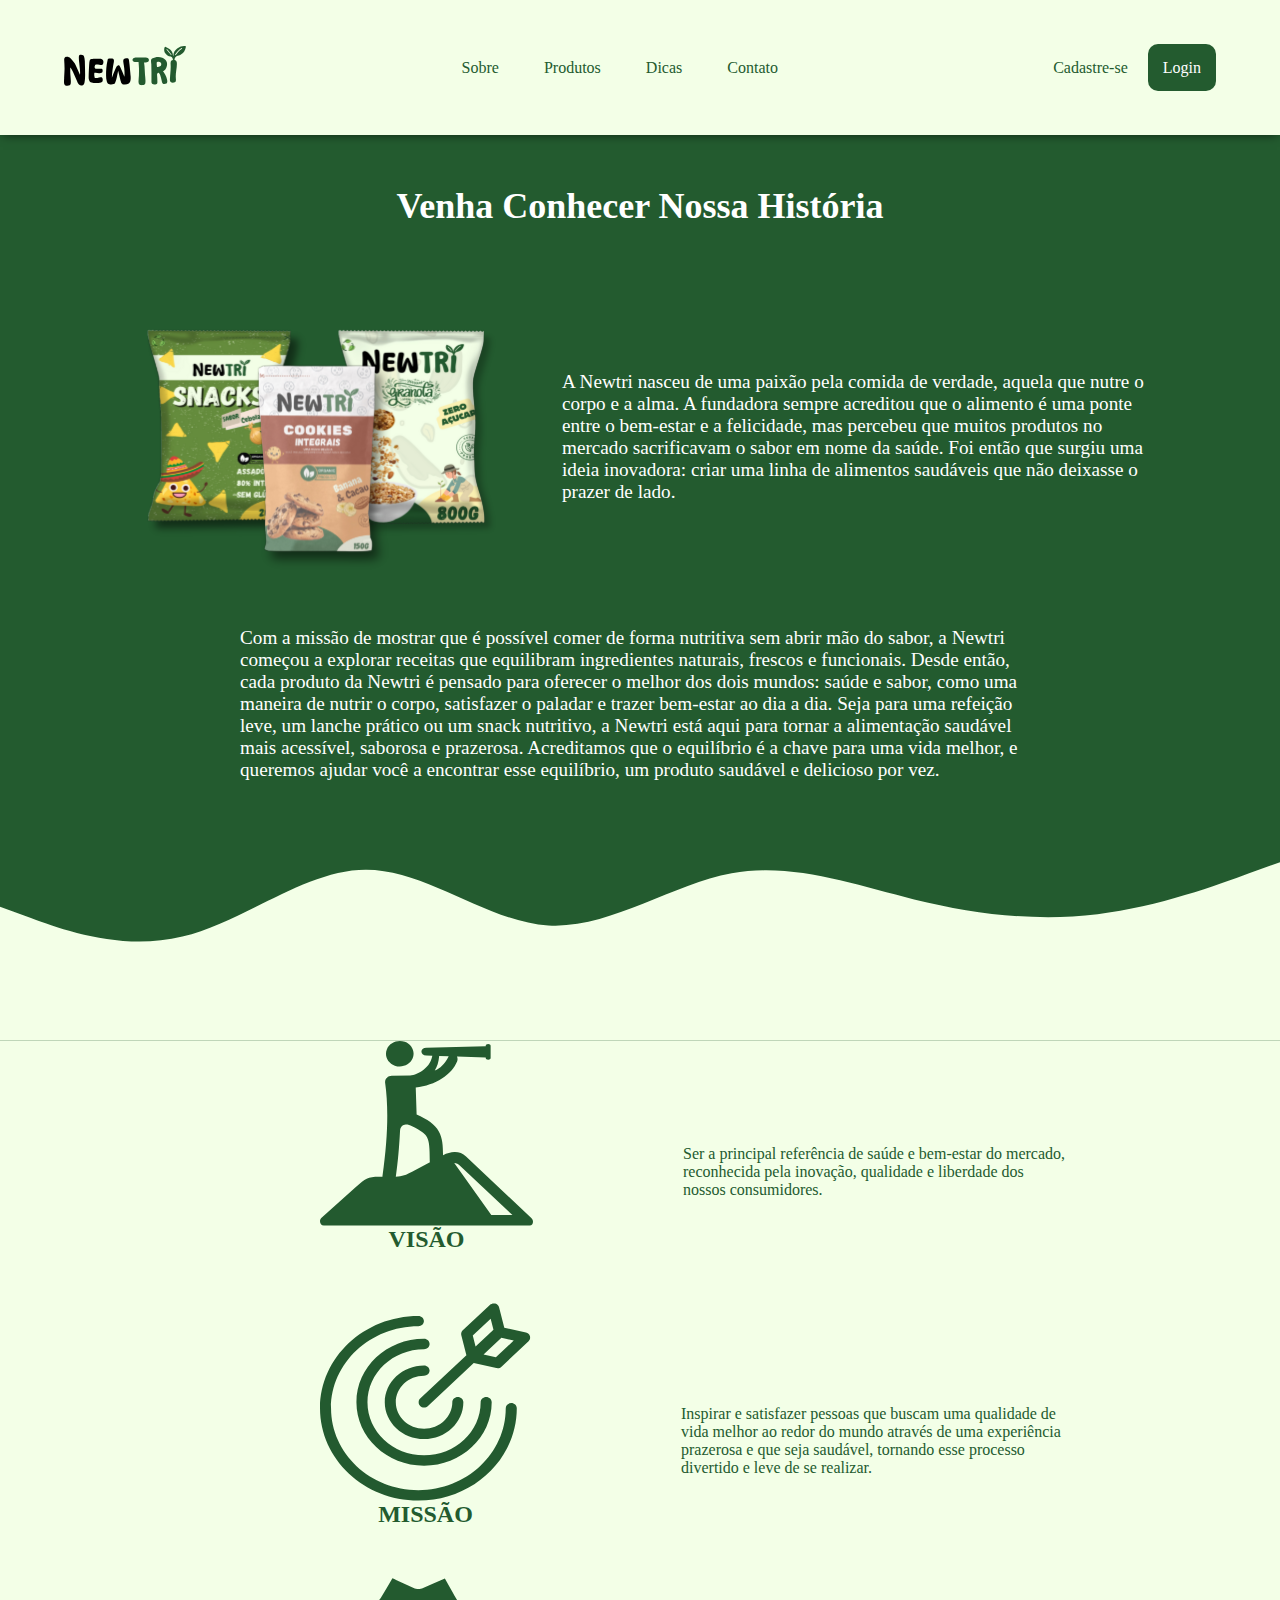
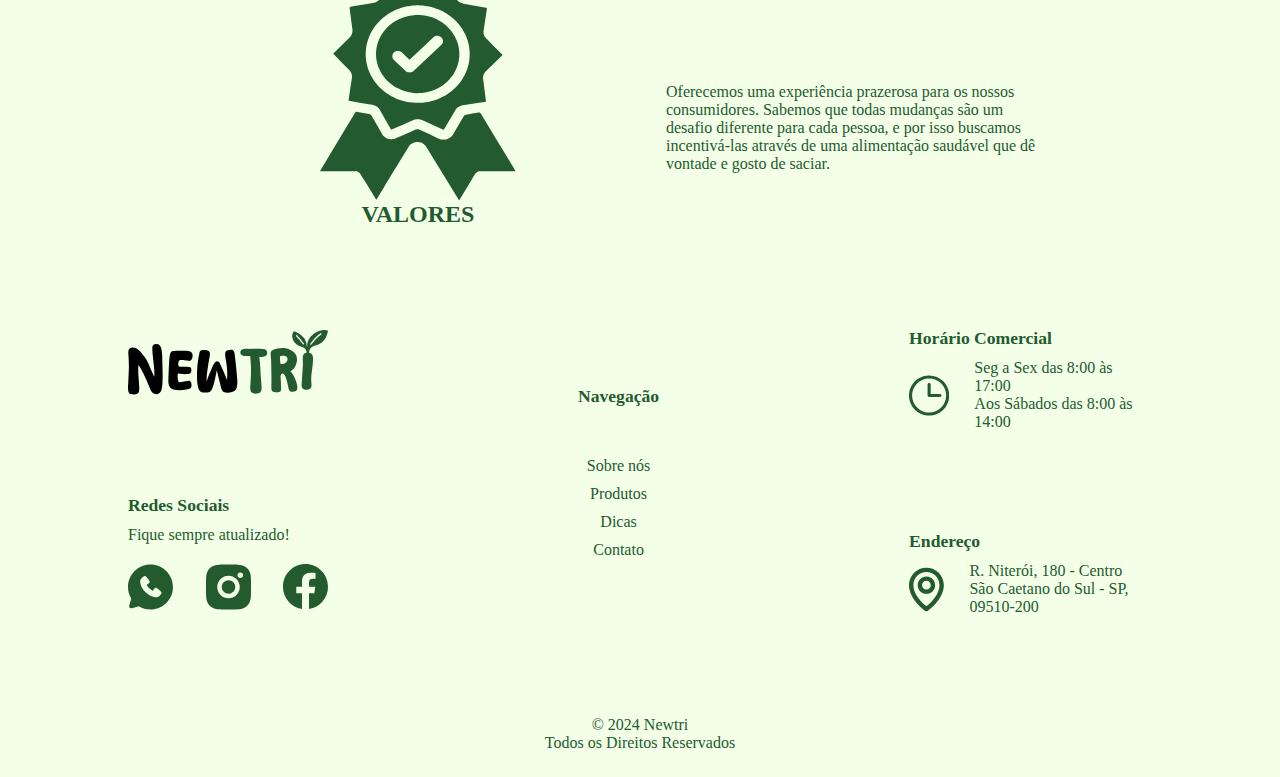
<file: sobre a marca/sobre.html>
<!DOCTYPE html>
<html lang="pt-br">

<head>
    <meta charset="UTF-8">
    <meta name="viewport" content="width=device-width, initial-scale=1.0">

    <link rel="stylesheet" href="sobre.css">
    <script src="sobre.js" defer></script>

    <link rel="shortcut icon" href="img/favicon.svg" type="image/x-icon">
   
    <title>Newtri</title>

</head>

<body>

    <header>
        <div class="grid-header">
            <a class="logotipo" href="../index.html"><img  src="../Utils/Vetores/logotipoNewtri.svg" alt="Logotipo"></a>
            <a class="isotipo" href=""><img  src="../Utils/Vetores/isotipoNewtri.svg" alt="Isotipo"></a>
            <nav id="menu" class="menu">
                <ul>
                    <li><a href="#">Sobre</a></li>
                    <li><a href="../produtos/produtos.html">Produtos</a></li>
                    <li><a href="../dicas/dicas.html">Dicas</a></li>
                    <li><a href="../contato/contato.html">Contato</a></li>
                </ul>
            </nav>
            <div id="logar">
                <ul>
                    <li><a href="#" class="cadastro">Cadastre-se</a></li>
                    <li><a href="#" class="login">Login</a></li>
                </ul>
            </div>

            <button onclick="Menu()">
                <svg id="menuBarras" width="37" height="33" viewBox="0 0 37 33" fill="none"
                    xmlns="http://www.w3.org/2000/svg">
                    <path
                        d="M33.8074 27.0369C34.5373 27.0373 35.2391 27.3184 35.7673 27.8221C36.2955 28.3258 36.6098 29.0134 36.6448 29.7424C36.6799 30.4715 36.4332 31.1861 35.9557 31.7381C35.4783 32.2902 34.8067 32.6374 34.0803 32.7079L33.8074 32.7211H3.49153C2.76164 32.7208 2.05987 32.4396 1.53163 31.9359C1.00339 31.4322 0.689181 30.7446 0.654105 30.0156C0.619029 29.2866 0.865778 28.572 1.34322 28.0199C1.82067 27.4678 2.4922 27.1206 3.21869 27.0502L3.49153 27.0369H33.8074ZM33.8074 13.7737C34.5612 13.7737 35.2841 14.0731 35.8171 14.6061C36.3501 15.1391 36.6495 15.862 36.6495 16.6158C36.6495 17.3696 36.3501 18.0925 35.8171 18.6255C35.2841 19.1585 34.5612 19.4579 33.8074 19.4579H3.49153C2.73775 19.4579 2.01485 19.1585 1.48185 18.6255C0.94885 18.0925 0.649414 17.3696 0.649414 16.6158C0.649414 15.862 0.94885 15.1391 1.48185 14.6061C2.01485 14.0731 2.73775 13.7737 3.49153 13.7737H33.8074ZM33.8074 0.510498C34.5612 0.510498 35.2841 0.809934 35.8171 1.34293C36.3501 1.87593 36.6495 2.59884 36.6495 3.35261C36.6495 4.10639 36.3501 4.82929 35.8171 5.36229C35.2841 5.89529 34.5612 6.19473 33.8074 6.19473H3.49153C2.73775 6.19473 2.01485 5.89529 1.48185 5.36229C0.94885 4.82929 0.649414 4.10639 0.649414 3.35261C0.649414 2.59884 0.94885 1.87593 1.48185 1.34293C2.01485 0.809934 2.73775 0.510498 3.49153 0.510498H33.8074Z"
                        fill="#235A2F" />
                </svg>
                <svg id="menuX" width="32" height="32" viewBox="0 0 32 32" fill="none"
                    xmlns="http://www.w3.org/2000/svg">
                    <path
                        d="M0.77826 0.847457C1.27723 0.35016 1.9536 0.0708326 2.6588 0.0708326C3.36401 0.0708326 4.04038 0.35016 4.53934 0.847457L15.9645 12.2486L27.3897 0.847457C27.715 0.497899 28.1287 0.24236 28.5873 0.107762C29.0459 -0.026836 29.5324 -0.0355086 29.9955 0.0826569C30.4586 0.200822 30.8812 0.441451 31.2188 0.779192C31.5564 1.11693 31.7964 1.53928 31.9136 2.00173C32.0318 2.46338 32.0233 2.94825 31.8891 3.40551C31.7549 3.86277 31.4999 4.27557 31.1508 4.60063L19.7256 16.0018L31.1508 27.4029C31.5011 27.7275 31.7571 28.1404 31.892 28.598C32.0269 29.0557 32.0356 29.5411 31.9172 30.0033C31.7988 30.4654 31.5576 30.8871 31.2192 31.224C30.8807 31.5609 30.4575 31.8004 29.9941 31.9174C29.5314 32.0353 29.0455 32.0269 28.5873 31.8929C28.1291 31.759 27.7154 31.5045 27.3897 31.1561L15.9645 19.755L4.53934 31.1561C4.03498 31.6258 3.36757 31.8816 2.67783 31.8697C1.98809 31.8578 1.32993 31.5791 0.842127 31.0924C0.354348 30.6056 0.075056 29.9488 0.0631412 29.2605C0.0512263 28.5722 0.30762 27.9062 0.77826 27.4029L12.2034 16.0018L0.77826 4.60063C0.279915 4.10272 0 3.42777 0 2.72404C0 2.02032 0.279915 1.34537 0.77826 0.847457Z"
                        fill="#235A2F" />
                </svg>
            </button>
        </div>
    </header>

    <section class="sobre" id="sobre">

        <div class="grid-sobre">
            <h1>Venha Conhecer Nossa História</h1>
            <div class="teste3">
                <div class="teste">
                    <img class="embalagensnewtri" src="img/salgadinhosembalgens-newtri.svg" alt="embalagens Newtri">
                    <p class="teste2">A Newtri nasceu de uma paixão pela comida de verdade, aquela que nutre o corpo e a
                        alma. A fundadora sempre
                        acreditou que o alimento é uma ponte entre o bem-estar e a felicidade, mas percebeu que muitos
                        produtos no
                        mercado sacrificavam o sabor em nome da saúde. Foi então que surgiu uma ideia inovadora: criar
                        uma linha de
                        alimentos saudáveis que não deixasse o prazer de lado.</p>
                </div>
                <p>Com a missão de mostrar que é possível comer de forma nutritiva sem abrir mão do sabor, a Newtri
                    começou a
                    explorar receitas que equilibram ingredientes naturais, frescos e funcionais. Desde então, cada
                    produto da
                    Newtri é pensado para oferecer o melhor dos dois mundos: saúde e sabor, como uma maneira de nutrir o
                    corpo,
                    satisfazer o paladar e trazer bem-estar ao dia a dia.
                    Seja para uma refeição leve, um lanche prático ou um snack nutritivo, a Newtri está aqui para tornar
                    a
                    alimentação saudável mais acessível, saborosa e prazerosa. Acreditamos que o equilíbrio é a chave
                    para uma
                    vida melhor, e queremos ajudar você a encontrar esse equilíbrio, um produto saudável e delicioso por
                    vez.
                </p>
            </div>
        </div>

    </section>

    <section id="mvv">
        <div class="grid-mvv">

            <div class="textovisao">
                <div class="visao">
                    <svg width="213" height="185" viewBox="0 0 213 185" fill="none" xmlns="http://www.w3.org/2000/svg">
                        <path
                            d="M134.252 122.06C136.277 122.194 138.343 123.083 140.514 125.129L192.463 174.116H171.309L134.252 122.06ZM85.7965 83.5647C87.6916 83.4844 89.9059 84.0835 92.1124 85.1722C100.946 89.5171 104.986 92.4786 106.982 96.1319C109.316 100.367 109.741 107.247 109.741 119.391C109.71 120.026 109.783 120.611 109.895 121.156L92.1254 130.786C86.2067 133.989 82.2557 135.385 75.8152 135.674C78.1074 119.308 79.1406 106.702 80.0024 90.5229C80.249 85.7323 82.6113 83.7011 85.7965 83.5647ZM119.188 14.9985L128.715 15.3054C128.585 15.5051 128.445 15.7024 128.318 15.9435C124.806 23.1574 120.094 27.0737 114.754 29.6114C117.09 25.8389 118.69 21.1213 119.188 14.9985ZM168.178 2.9502C166.818 2.9502 165.73 3.69545 165.73 4.62581V5.19815L106.343 6.64239C99.6458 6.80313 99.9158 14.4165 106.343 14.6137L112.335 14.7988C110.692 22.5412 106.829 26.5281 102.252 29.7673C99.6328 31.6256 93.9997 34.3899 90.1473 34.4702L71.7551 34.8161C67.7314 34.8965 64.6319 38.1503 65.1537 41.896C68.5985 66.1632 67.9157 96.5142 62.537 134.608C62.4617 134.992 62.4617 135.365 62.4617 135.738H58.952C47.8648 135.738 45.0482 137.849 36.4245 145.555L1.27816 176.985C-1.0426 179.055 -0.224884 184.594 3.91044 184.594H209.794C212.893 184.594 214.394 179.92 211.294 176.985L146.048 115.457C142.689 112.299 138.709 110.969 134.366 111.103C130.8 111.207 126.973 112.335 123.038 114.169C122.983 104.649 122.545 97.1815 118.832 90.4085C114.951 83.3699 107.392 78.5062 96.6138 73.6207L95.7364 46.4504C115.574 44.4338 132.002 33.2379 137.069 20.4711C137.861 18.5056 137.648 16.8203 136.97 15.5441L165.73 16.4306V17.0443C165.73 17.9601 166.818 18.7029 168.178 18.7029C169.536 18.7029 170.626 17.9601 170.626 17.0443V4.62581C170.626 3.69545 169.536 2.9502 168.178 2.9502Z"
                            fill="#235A2F" />
                        <path fill-rule="evenodd" clip-rule="evenodd"
                            d="M92.6656 17.3514C89.9217 23.9393 81.9185 27.2078 74.7978 24.67C67.6876 22.1468 64.1623 14.7454 66.9114 8.1842C69.6735 1.59621 77.6586 -1.66977 84.7662 0.850955C91.8843 3.38873 95.4095 10.7756 92.6656 17.3514Z"
                            fill="#235A2F" />
                    </svg>
                    <h2>VISÃO</h2>
                </div>

                <p> Ser a principal referência de saúde e bem-estar do mercado, reconhecida pela inovação, qualidade e
                    liberdade dos nossos consumidores.
                </p>

            </div>

            <div class="textomissao">
                <div class="missao">
                    <svg width="211" height="198" viewBox="0 0 211 198" fill="none" xmlns="http://www.w3.org/2000/svg">
                        <path d="M191.264 100.003C188.22 100.003 185.745 102.325 185.745 105.184C185.745 150.369 146.559 187.136 98.3943 187.136C50.2297 187.136 11.0464 150.369 11.0464 105.184C11.0464 60.0015 50.2297 23.2425 98.3943 23.2425C101.441 23.2425 103.916 20.9232 103.916 18.0594C103.916 15.1983 101.441 12.8789 98.3943 12.8789C44.1387 12.8789 0 54.2895 0 105.184C0 156.089 44.1387 197.497 98.3943 197.497C152.65 197.497 196.789 156.089 196.789 105.184C196.789 102.325 194.314 100.003 191.264 100.003Z" fill="#235A2F"/>
                        <path d="M104.062 72.7363C107.111 72.7363 109.586 70.4169 109.586 67.5583C109.586 64.6972 107.111 62.3752 104.062 62.3752C82.3925 62.3752 64.7656 78.9101 64.7656 99.2426C64.7656 119.575 82.3925 136.11 104.062 136.11C125.736 136.11 143.361 119.575 143.361 99.2426C143.361 96.3814 140.886 94.0621 137.839 94.0621C134.792 94.0621 132.317 96.3814 132.317 99.2426C132.317 113.855 119.64 125.749 104.062 125.749C88.4863 125.749 75.812 113.855 75.812 99.2426C75.812 84.6298 88.4863 72.7363 104.062 72.7363Z" fill="#235A2F"/>
                        <path d="M104.062 35.7966C66.7676 35.7966 36.4307 64.2585 36.4307 99.2425C36.4307 134.232 66.7676 162.696 104.062 162.696C141.359 162.696 171.696 134.232 171.696 99.2425C171.696 96.3813 169.221 94.062 166.174 94.062C163.124 94.062 160.649 96.3813 160.649 99.2425C160.649 128.52 135.262 152.335 104.062 152.335C72.8614 152.335 47.4743 128.52 47.4743 99.2425C47.4743 69.9731 72.8614 46.1577 104.062 46.1577C107.111 46.1577 109.586 43.8383 109.586 40.9771C109.586 38.1134 107.111 35.7966 104.062 35.7966Z" fill="#235A2F"/>
                        <mask id="mask0_601_52" style="mask-type:luminance" maskUnits="userSpaceOnUse" x="98" y="0" width="113" height="106">
                        <path d="M98.2319 0H210.552V105.014H98.2319V0Z" fill="white"/>
                        </mask>
                        <g mask="url(#mask0_601_52)">
                        <path d="M175.889 54.2691L163.537 51.4982L181.425 34.7157L193.78 37.484L175.889 54.2691ZM152.768 32.5873L170.665 15.7944L173.469 26.8056L155.576 43.5933L152.768 32.5873ZM209.983 33.1858C209.444 31.3824 207.898 29.9919 205.951 29.5558L184.293 24.6978L179.12 4.37563C178.656 2.54904 177.171 1.10427 175.249 0.593443C173.307 0.100675 171.256 0.596023 169.842 1.91437L142.775 27.3036C141.414 28.578 140.861 30.4201 141.304 32.1745L146.408 52.1948L100.157 95.5791C98.0011 97.6043 98.0011 100.881 100.157 102.906C101.238 103.917 102.648 104.423 104.062 104.423C105.481 104.423 106.889 103.917 107.967 102.906L153.747 59.963L176.327 65.0274C176.753 65.1203 177.185 65.1642 177.611 65.1642C179.06 65.1642 180.468 64.6353 181.513 63.6472L208.572 38.2606C209.991 36.9345 210.53 34.9918 209.983 33.1858Z" fill="#235A2F"/>
                        </g>
                        </svg>
                        
                    <h2>MISSÃO</h2>
                </div>

                <p>  Inspirar e satisfazer pessoas que buscam uma qualidade de vida melhor ao redor do mundo através de uma experiência prazerosa e que seja saudável, tornando esse processo divertido e leve de se realizar. 

                </p>

            </div>
            
            <div class="textovalores">
                <div class="valores">
                 
                    <svg width="196" height="223" viewBox="0 0 196 223" fill="none" xmlns="http://www.w3.org/2000/svg">
                        <mask id="mask0_601_64" style="mask-type:luminance" maskUnits="userSpaceOnUse" x="0" y="0" width="196" height="223">
                        <path d="M0 0H195.507V222.581H0V0Z" fill="white"/>
                        </mask>
                        <g mask="url(#mask0_601_64)">
                        <path d="M31.8694 100.095C31.1944 104.654 30.4993 109.213 29.8243 113.773C29.3866 116.703 28.9662 119.633 28.5343 122.593C29.1063 122.749 29.4839 122.886 29.8729 122.953C37.3039 124.257 44.7178 125.631 52.1775 126.785C53.0184 126.895 53.8364 127.099 54.6259 127.399C55.4153 127.697 56.1533 128.081 56.8426 128.548C57.5319 129.018 58.1497 129.56 58.6961 130.171C59.2452 130.783 59.7029 131.446 60.0776 132.165C61.6765 134.986 63.2525 137.814 64.8486 140.632C66.9308 144.303 69.016 147.974 71.1584 151.771C71.7848 151.511 72.3053 151.304 72.8173 151.079C79.4961 148.132 86.1892 145.218 92.8537 142.226C93.6002 141.866 94.3839 141.595 95.1991 141.413C96.0172 141.23 96.8438 141.142 97.6847 141.144C98.5228 141.15 99.3494 141.246 100.165 141.437C100.98 141.63 101.758 141.909 102.501 142.274C109.069 145.32 115.659 148.315 122.246 151.323C122.687 151.529 123.156 151.685 123.636 151.873C123.982 151.307 124.285 150.848 124.566 150.376C128.092 144.415 131.619 138.453 135.14 132.487C135.512 131.808 135.964 131.18 136.493 130.601C137.022 130.021 137.617 129.506 138.275 129.058C138.936 128.607 139.639 128.237 140.392 127.941C141.144 127.649 141.919 127.44 142.723 127.316C147.036 126.581 151.375 125.961 155.7 125.287C159.098 124.759 162.49 124.214 165.98 123.661C165.903 122.899 165.857 122.314 165.785 121.732C164.913 114.894 164.049 108.084 163.16 101.262C163.04 100.508 163.014 99.7539 163.088 98.9945C163.16 98.2377 163.328 97.4971 163.594 96.7779C163.858 96.056 164.209 95.3771 164.647 94.7357C165.088 94.0971 165.602 93.5148 166.192 92.9915C167.825 91.4565 169.415 89.8867 171.023 88.3302L182.61 77.1024C182.155 76.614 181.786 76.2061 181.403 75.8144C176.383 70.7237 171.36 65.6358 166.337 60.5533C165.808 60.0488 165.351 59.4933 164.959 58.8895C164.567 58.2857 164.252 57.647 164.018 56.9735C163.783 56.3026 163.632 55.6129 163.566 54.9098C163.5 54.2041 163.523 53.501 163.629 52.8006C164.407 47.2189 165.311 41.656 166.149 36.0851C166.455 34.0751 166.729 32.0652 167.018 30.0472C166.506 29.9103 166.24 29.8191 165.977 29.7681C158.506 28.3807 151.043 26.9209 143.558 25.6408C142.771 25.5201 142.011 25.3161 141.276 25.0263C140.543 24.7365 139.854 24.3715 139.21 23.9288C138.57 23.4887 137.989 22.9815 137.474 22.4126C136.959 21.8437 136.522 21.2265 136.161 20.5583C134.929 18.4786 133.782 16.3532 132.595 14.2494C130.06 9.76255 127.518 5.27841 124.878 0.622525C117.478 3.80248 110.293 6.85362 103.125 9.98528C102.39 10.3368 101.623 10.6025 100.82 10.7796C100.019 10.9594 99.2035 11.0453 98.3798 11.0399C97.5531 11.0372 96.7408 10.9406 95.9428 10.7528C95.1419 10.5676 94.3754 10.2939 93.646 9.93429C87.8053 7.22127 81.9331 4.56191 76.0752 1.88646C74.8968 1.34439 73.7126 0.823788 72.4426 0.257568C72.005 0.976748 71.6303 1.57517 71.2728 2.18433C67.8519 7.95923 64.4024 13.7127 61.0243 19.5037C60.6382 20.2202 60.1691 20.883 59.6142 21.4921C59.0622 22.1013 58.4386 22.6434 57.7464 23.113C57.0543 23.5826 56.3134 23.969 55.5211 24.2723C54.7317 24.5782 53.9137 24.7902 53.0699 24.9083C45.9077 26.0756 38.7627 27.3261 31.5834 28.4156C29.8729 28.6759 29.461 29.2421 29.687 30.8227C30.6252 37.4214 31.3202 44.0497 32.3127 50.6377C32.4758 51.4776 32.5272 52.3256 32.47 53.1763C32.41 54.027 32.2412 54.8615 31.9638 55.6746C31.6835 56.4851 31.3059 57.2552 30.8254 57.9798C30.342 58.7043 29.7756 59.3645 29.1206 59.9575C24.1638 64.7288 19.3013 69.5806 14.4016 74.3975C14.0154 74.7839 13.6522 75.1864 13.2374 75.6158C13.6894 76.1069 14.0498 76.5255 14.4359 76.92C19.3356 81.9623 24.2381 87.0019 29.1464 92.0361C29.6898 92.5621 30.1646 93.1417 30.5651 93.7697C30.9684 94.4003 31.2859 95.0658 31.5233 95.7635C31.7578 96.4639 31.9066 97.1804 31.9638 97.9103C32.0238 98.6429 31.9924 99.3702 31.8694 100.095ZM97.6561 27.3663C98.5085 27.3663 99.358 27.3851 100.207 27.4254C101.06 27.4629 101.907 27.522 102.753 27.5998C103.603 27.6776 104.446 27.7742 105.287 27.8923C106.131 28.0077 106.969 28.1446 107.804 28.3002C108.637 28.4558 109.469 28.6303 110.293 28.8235C111.12 29.0167 111.94 29.2287 112.756 29.4595C113.568 29.6903 114.377 29.9398 115.178 30.2109C115.979 30.4792 116.774 30.7637 117.561 31.0696C118.347 31.3755 119.125 31.6975 119.895 32.0383C120.664 32.3791 121.425 32.7387 122.175 33.1144C122.927 33.4901 123.668 33.8846 124.397 34.2925C125.126 34.703 125.847 35.1297 126.554 35.5725C127.263 36.0153 127.958 36.4768 128.642 36.9518C129.325 37.4268 129.997 37.9179 130.655 38.4224C131.313 38.9296 131.957 39.4502 132.589 39.9869C133.218 40.5209 133.836 41.071 134.437 41.6345C135.04 42.2008 135.626 42.7777 136.199 43.3681C136.771 43.9611 137.326 44.5649 137.866 45.1795C138.407 45.7967 138.93 46.4273 139.436 47.0686C139.943 47.7073 140.435 48.3594 140.907 49.0249C141.379 49.6877 141.836 50.3613 142.274 51.0456C142.711 51.7299 143.129 52.4249 143.532 53.128C143.933 53.8311 144.316 54.5449 144.679 55.2668C145.043 55.9886 145.389 56.7158 145.715 57.4538C146.041 58.1918 146.347 58.9351 146.633 59.6865C146.919 60.4379 147.185 61.1973 147.434 61.9594C147.68 62.7242 147.909 63.4917 148.115 64.2672C148.32 65.0401 148.506 65.8183 148.672 66.6019C148.838 67.3855 148.984 68.1717 149.11 68.9607C149.236 69.7496 149.339 70.5413 149.422 71.3356C149.505 72.1299 149.568 72.9269 149.61 73.7239C149.651 74.5209 149.673 75.3179 149.673 76.1149C149.673 76.9146 149.651 77.7116 149.61 78.5086C149.568 79.3056 149.505 80.1026 149.422 80.8969C149.339 81.6885 149.233 82.4829 149.11 83.2718C148.984 84.0608 148.838 84.847 148.672 85.6279C148.506 86.4115 148.318 87.1897 148.112 87.9653C147.906 88.7381 147.677 89.5083 147.431 90.2704C147.182 91.0352 146.916 91.7919 146.63 92.5433C146.341 93.2947 146.035 94.0407 145.709 94.776C145.383 95.514 145.04 96.2439 144.674 96.9657C144.31 97.6849 143.927 98.3987 143.527 99.1018C143.126 99.8049 142.706 100.5 142.268 101.184C141.83 101.869 141.376 102.542 140.901 103.205C140.429 103.87 139.937 104.522 139.431 105.164C138.924 105.803 138.401 106.433 137.86 107.048C137.32 107.665 136.762 108.269 136.193 108.862C135.621 109.452 135.032 110.029 134.431 110.593C133.827 111.159 133.212 111.706 132.58 112.243C131.951 112.78 131.305 113.3 130.647 113.805C129.989 114.312 129.317 114.803 128.633 115.278C127.949 115.753 127.254 116.212 126.545 116.655C125.839 117.097 125.121 117.524 124.388 117.935C123.659 118.343 122.918 118.737 122.166 119.113C121.417 119.488 120.656 119.848 119.886 120.189C119.117 120.53 118.339 120.852 117.552 121.155C116.766 121.461 115.971 121.748 115.17 122.016C114.369 122.285 113.559 122.534 112.747 122.765C111.932 122.996 111.111 123.208 110.284 123.404C109.461 123.597 108.628 123.771 107.793 123.924C106.958 124.08 106.12 124.217 105.279 124.332C104.438 124.45 103.591 124.547 102.745 124.625C101.898 124.702 101.048 124.759 100.199 124.799C99.3494 124.837 98.497 124.855 97.6475 124.855C96.7952 124.855 95.9457 124.834 95.0961 124.794C94.2466 124.753 93.3971 124.694 92.5505 124.617C91.7038 124.539 90.8572 124.439 90.0163 124.321C89.1753 124.203 88.3373 124.066 87.5021 123.911C86.6669 123.755 85.8374 123.578 85.0108 123.385C84.187 123.189 83.3661 122.977 82.5509 122.743C81.7386 122.51 80.9291 122.26 80.1282 121.989C79.3274 121.721 78.535 121.434 77.7485 121.128C76.9619 120.822 76.1839 120.497 75.4145 120.154C74.6479 119.813 73.8871 119.454 73.1377 119.078C72.3854 118.699 71.6475 118.305 70.9181 117.894C70.1887 117.484 69.4679 117.057 68.7614 116.612C68.0549 116.169 67.3599 115.707 66.6763 115.232C65.9927 114.755 65.3234 114.264 64.6655 113.756C64.0076 113.249 63.3641 112.729 62.7348 112.192C62.1055 111.655 61.4877 111.105 60.887 110.539C60.2864 109.975 59.7 109.396 59.1308 108.805C58.5588 108.212 58.0039 107.609 57.4633 106.991C56.9255 106.371 56.4021 105.743 55.8958 105.102C55.3896 104.461 54.9005 103.806 54.4285 103.143C53.9566 102.478 53.5018 101.804 53.067 101.12C52.6294 100.433 52.2118 99.7405 51.8113 99.0347C51.4109 98.3316 51.0276 97.6178 50.6672 96.896C50.304 96.1741 49.9579 95.4442 49.6347 94.7062C49.3086 93.9683 49.0054 93.2249 48.7194 92.4709C48.4333 91.7195 48.1673 90.9627 47.9213 90.1979C47.6754 89.4331 47.4494 88.6657 47.2435 87.8901C47.0375 87.1173 46.8516 86.3364 46.6886 85.5555C46.5227 84.7719 46.3796 83.9856 46.2538 83.1967C46.1308 82.405 46.0278 81.6134 45.9449 80.8191C45.8648 80.0248 45.8019 79.2305 45.7618 78.4335C45.7218 77.6365 45.7018 76.8368 45.7018 76.0398C45.7046 75.2428 45.7275 74.4484 45.7733 73.6515C45.8162 72.8571 45.882 72.0628 45.9649 71.2712C46.0507 70.4795 46.1565 69.6879 46.2853 68.9016C46.4111 68.1127 46.557 67.3291 46.7257 66.5482C46.8916 65.7673 47.0804 64.9918 47.2892 64.2189C47.4952 63.4461 47.724 62.6813 47.9728 61.9192C48.2217 61.157 48.4877 60.4003 48.7766 59.6516C49.0626 58.9029 49.3715 58.1596 49.6976 57.4243C50.0237 56.689 50.3669 55.9618 50.733 55.2426C51.0963 54.5234 51.4795 53.8123 51.88 53.1119C52.2833 52.4088 52.7009 51.7165 53.1385 51.0349C53.5761 50.3506 54.0309 49.6797 54.5029 49.0169C54.9777 48.3567 55.4668 47.7046 55.9731 47.066C56.4793 46.4273 57.0028 45.7993 57.5405 45.1848C58.0811 44.5676 58.636 43.9665 59.2081 43.3761C59.7773 42.7858 60.3636 42.2115 60.9643 41.648C61.5649 41.0844 62.1799 40.537 62.8092 40.0003C63.4384 39.4663 64.082 38.9457 64.7399 38.4412C65.3949 37.9367 66.0642 37.4456 66.7478 36.9733C67.4285 36.4983 68.1236 36.0394 68.8301 35.5967C69.5366 35.1539 70.2545 34.7272 70.981 34.3193C71.7104 33.9087 72.4483 33.5169 73.1977 33.1412C73.9471 32.7656 74.7051 32.406 75.4717 32.0652C76.2411 31.7244 77.0162 31.4023 77.8 31.0964C78.5837 30.7905 79.376 30.5034 80.1769 30.235C80.9749 29.9667 81.7815 29.7144 82.5938 29.4836C83.4061 29.2502 84.2242 29.0382 85.0479 28.845C85.8717 28.6491 86.7012 28.4746 87.5335 28.319C88.3659 28.1607 89.2011 28.0238 90.042 27.9057C90.8829 27.7877 91.7239 27.6884 92.5705 27.6105C93.4143 27.53 94.2609 27.471 95.1105 27.4307C95.9571 27.3905 96.8066 27.369 97.6561 27.3663ZM97.3501 115.155C98.7144 115.165 100.079 115.112 101.437 114.996C102.796 114.881 104.146 114.704 105.485 114.462C106.826 114.223 108.151 113.923 109.461 113.561C110.768 113.198 112.055 112.777 113.319 112.297C114.586 111.814 115.822 111.277 117.029 110.681C118.239 110.088 119.411 109.439 120.553 108.736C121.694 108.033 122.795 107.278 123.856 106.473C124.918 105.671 125.933 104.818 126.905 103.921C127.878 103.022 128.799 102.081 129.674 101.098C130.547 100.116 131.368 99.0938 132.134 98.0365C132.901 96.9765 133.61 95.8843 134.259 94.7599C134.911 93.6355 135.503 92.4843 136.036 91.3062C136.568 90.1282 137.034 88.9286 137.44 87.705C137.846 86.484 138.186 85.2469 138.461 83.9937C138.738 82.7405 138.947 81.4765 139.09 80.2046C139.233 78.9326 139.311 77.6552 139.319 76.3752C139.328 75.0979 139.271 73.8205 139.148 72.5458C139.022 71.2712 138.83 70.0046 138.575 68.7487C138.318 67.4928 137.995 66.2503 137.609 65.024C137.22 63.7976 136.771 62.59 136.256 61.4039C135.741 60.2205 135.169 59.0612 134.534 57.9288C133.896 56.7963 133.204 55.6934 132.454 54.6254C131.702 53.5574 130.898 52.5269 130.04 51.5313C129.179 50.5357 128.273 49.5831 127.314 48.6734C126.353 47.7637 125.349 46.8996 124.303 46.0811C123.253 45.2626 122.163 44.4952 121.033 43.776C119.903 43.0595 118.739 42.394 117.538 41.7848C116.34 41.173 115.11 40.6202 113.854 40.1237C112.595 39.6273 111.314 39.1872 110.013 38.8088C108.708 38.4304 107.39 38.1111 106.051 37.8535C104.715 37.5959 103.368 37.4 102.009 37.2685C100.654 37.1343 99.2922 37.0645 97.9278 37.0565C96.5635 37.0484 95.202 37.1048 93.8433 37.2202C92.4818 37.3382 91.1346 37.518 89.7932 37.7622C88.4545 38.0038 87.1302 38.307 85.8202 38.6693C84.5131 39.0342 83.2259 39.4582 81.9617 39.9412C80.7003 40.4243 79.4646 40.9637 78.2576 41.5594C77.0477 42.1551 75.875 42.8072 74.7366 43.513C73.5982 44.2161 72.497 44.9728 71.4387 45.7779C70.3775 46.5829 69.3621 47.4363 68.3925 48.3353C67.4228 49.2369 66.5018 50.1788 65.6294 51.1637C64.757 52.1485 63.939 53.1709 63.1753 54.2309C62.4116 55.2909 61.7022 56.3831 61.0529 57.5075C60.4037 58.6319 59.8144 59.7858 59.2853 60.9638C58.7561 62.1446 58.2899 63.3441 57.8866 64.5678C57.4833 65.7888 57.1458 67.0286 56.8712 68.2818C56.5966 69.535 56.3907 70.7989 56.2505 72.0709C56.1075 73.3428 56.0331 74.6202 56.0274 75.9002C56.0246 77.1749 56.0903 78.4469 56.2191 79.7189C56.3506 80.9882 56.5451 82.2494 56.8083 83.4999C57.0686 84.7531 57.3946 85.9902 57.7865 87.2112C58.1755 88.4322 58.6303 89.6344 59.1451 90.8151C59.66 91.9959 60.2349 93.1498 60.8727 94.2769C61.5077 95.4039 62.1999 96.5015 62.9493 97.5642C63.6987 98.6295 64.5025 99.6573 65.3605 100.648C66.2158 101.64 67.1225 102.588 68.0778 103.497C69.036 104.404 70.0343 105.266 71.0811 106.082C72.1251 106.9 73.2121 107.665 74.3361 108.381C75.4631 109.098 76.6215 109.763 77.8171 110.373C79.0099 110.984 80.2341 111.54 81.4869 112.039C82.7397 112.535 84.0125 112.978 85.3111 113.359C86.6097 113.74 87.9254 114.062 89.2554 114.325C90.5883 114.586 91.9298 114.787 93.2827 114.926C94.6356 115.063 95.9914 115.141 97.3501 115.155ZM73.8928 74.5236C74.1674 74.2633 74.4677 74.0325 74.7938 73.8286C75.1199 73.6273 75.4631 73.4582 75.8264 73.3241C76.1896 73.1899 76.5643 73.0906 76.9476 73.0262C77.3337 72.9645 77.7199 72.9376 78.1117 72.951C78.5007 72.9645 78.8869 73.0128 79.2644 73.0986C79.6448 73.1872 80.011 73.308 80.3628 73.4663C80.7146 73.6246 81.0464 73.8125 81.3582 74.0352C81.6671 74.2579 81.9502 74.5075 82.2077 74.7839C84.6389 77.0192 86.9901 79.311 89.5214 81.7154L104.77 67.3881C107.501 64.8227 110.233 62.26 112.967 59.6972C113.219 59.4155 113.499 59.1578 113.805 58.9297C114.114 58.7016 114.446 58.5057 114.798 58.342C115.15 58.1784 115.516 58.0495 115.896 57.9556C116.277 57.8644 116.663 57.808 117.055 57.7919C117.446 57.7758 117.838 57.7973 118.224 57.8563C118.613 57.9154 118.991 58.0093 119.357 58.1435C119.723 58.275 120.072 58.444 120.401 58.6426C120.73 58.8439 121.033 59.0746 121.311 59.3349C121.591 59.5952 121.837 59.8797 122.052 60.1883C122.269 60.4942 122.446 60.8216 122.589 61.1651C122.732 61.5086 122.835 61.8601 122.901 62.2251C122.964 62.5874 122.99 62.9523 122.973 63.3226C122.955 63.6903 122.898 64.0525 122.801 64.4095C122.704 64.7664 122.566 65.1098 122.395 65.4399C122.22 65.77 122.011 66.0813 121.768 66.3711C121.528 66.6609 121.256 66.9239 120.953 67.16C111.926 75.6668 102.873 84.1627 93.8033 92.6426C93.5401 92.9271 93.2484 93.182 92.928 93.4074C92.6077 93.6328 92.2673 93.8234 91.9012 93.979C91.5379 94.1346 91.1604 94.2527 90.7685 94.3332C90.3795 94.411 89.9819 94.4513 89.5815 94.4513C89.1811 94.4513 88.7863 94.411 88.3945 94.3332C88.0055 94.2527 87.6279 94.1346 87.2618 93.979C86.8985 93.8234 86.5582 93.6328 86.2378 93.4074C85.9175 93.182 85.6257 92.9271 85.3626 92.6426C81.6299 89.1809 77.9258 85.6977 74.2503 82.1984C73.9643 81.9596 73.7069 81.6966 73.4781 81.4121C73.2464 81.125 73.049 80.8191 72.886 80.4971C72.7201 80.1724 72.5942 79.8369 72.4998 79.4908C72.4083 79.1419 72.354 78.7877 72.3368 78.4308C72.3196 78.0739 72.3425 77.717 72.4026 77.3627C72.4627 77.0085 72.557 76.665 72.6915 76.3296C72.8259 75.9915 72.9947 75.6721 73.1949 75.3689C73.398 75.0657 73.6297 74.7839 73.8928 74.5236ZM191.454 186.243C192.789 188.441 194.111 190.647 195.641 193.188H193.213C182.361 193.188 171.506 193.223 160.654 193.164C160.062 193.124 159.478 193.164 158.904 193.29C158.326 193.414 157.782 193.612 157.27 193.889C156.758 194.168 156.301 194.508 155.897 194.914C155.494 195.319 155.162 195.772 154.905 196.272C150.1 204.411 145.183 212.499 140.32 220.608C140.011 221.115 139.688 221.615 139.176 222.43L105.699 167.966C105.256 167.386 104.752 166.855 104.189 166.377C103.623 165.9 103.011 165.486 102.35 165.132C101.686 164.781 100.994 164.499 100.268 164.287C99.5382 164.078 98.7974 163.941 98.0394 163.882C97.1556 163.871 96.2832 163.957 95.4222 164.145C94.5613 164.332 93.7375 164.614 92.9509 164.993C92.1643 165.368 91.4378 165.827 90.7714 166.372C90.1049 166.914 89.5186 167.526 89.0094 168.205C72.4712 194.97 66.007 205.648 64.0076 209.171C63.4556 210.148 60.8098 214.407 57.2774 220.144C56.9971 220.6 56.6824 221.035 56.2734 221.647L46.9803 206.6C44.8408 203.136 42.6756 199.682 40.5675 196.202C40.3072 195.719 39.9783 195.279 39.5807 194.884C39.1831 194.492 38.7341 194.16 38.2335 193.889C37.7301 193.62 37.1981 193.422 36.6346 193.298C36.0711 193.175 35.502 193.132 34.9242 193.164C24.0093 193.223 13.103 193.188 2.19098 193.186H0C0.348956 192.552 0.560618 192.093 0.820904 191.653C12.202 172.769 23.5717 153.883 34.9356 134.999C35.0271 134.763 35.1616 134.556 35.3418 134.371C35.522 134.189 35.7336 134.044 35.9739 133.939C36.217 133.834 36.4687 133.778 36.7347 133.77C37.0007 133.759 37.2582 133.797 37.507 133.885C41.4027 134.634 45.3528 135.16 49.2485 135.906C50.1209 136.121 50.7931 136.585 51.2707 137.299C54.8347 143.302 58.3185 149.348 61.7995 155.391C61.9425 155.702 62.1027 156.006 62.28 156.303C62.4573 156.599 62.6518 156.886 62.8606 157.162C63.0723 157.439 63.2954 157.704 63.5357 157.959C63.7731 158.214 64.0248 158.458 64.2937 158.686C64.5597 158.917 64.8371 159.135 65.126 159.338C65.4177 159.54 65.7181 159.73 66.0299 159.902C66.3388 160.076 66.6591 160.235 66.9881 160.377C67.317 160.519 67.6516 160.645 67.9949 160.755C68.3381 160.865 68.6871 160.957 69.0389 161.034C69.3936 161.11 69.7482 161.166 70.1086 161.209C70.469 161.249 70.8294 161.271 71.1898 161.276C71.5531 161.284 71.9135 161.271 72.2739 161.241C72.6343 161.212 72.9947 161.163 73.3493 161.099C73.704 161.034 74.0558 160.951 74.4019 160.852C74.748 160.753 75.0884 160.637 75.4231 160.506C75.7548 160.372 76.0809 160.224 76.3984 160.06C80.2426 158.464 83.4977 157.299 86.2178 155.828C88.9379 154.355 91.8469 153.344 94.5527 151.884C95.365 151.419 96.246 151.183 97.1985 151.17C97.8563 151.173 98.4827 151.304 99.0777 151.564C105.428 154.524 111.886 157.294 118.176 160.382C118.502 160.546 118.837 160.696 119.177 160.83C119.517 160.962 119.866 161.08 120.221 161.182C120.576 161.281 120.933 161.365 121.296 161.432C121.66 161.499 122.026 161.55 122.395 161.582C122.761 161.614 123.13 161.63 123.502 161.628C123.871 161.628 124.24 161.606 124.609 161.571C124.978 161.534 125.341 161.48 125.704 161.41C126.067 161.338 126.425 161.252 126.777 161.147C127.129 161.042 127.475 160.922 127.815 160.785C128.155 160.648 128.487 160.495 128.81 160.326C129.136 160.16 129.448 159.977 129.754 159.779C130.057 159.58 130.349 159.371 130.632 159.145C130.913 158.92 131.182 158.681 131.439 158.431C131.696 158.182 131.937 157.919 132.166 157.645C132.394 157.374 132.606 157.09 132.806 156.797C133.004 156.505 133.187 156.201 133.353 155.893C136.542 149.957 140.217 144.246 143.601 138.402C143.833 137.938 144.167 137.556 144.611 137.259C145.054 136.961 145.543 136.784 146.087 136.727C150.251 136.075 154.384 135.38 158.515 134.597C158.735 134.519 158.966 134.481 159.204 134.489C159.438 134.495 159.667 134.546 159.882 134.637C160.099 134.728 160.288 134.854 160.451 135.018C160.614 135.182 160.737 135.367 160.82 135.573C170.98 152.477 181.191 169.367 191.454 186.243Z" fill="#235A2F"/>
                        </g>
                        </svg>
                        
                    <h2>VALORES</h2>
                </div>

                <p> Oferecemos uma experiência prazerosa para os nossos consumidores. Sabemos que todas mudanças são um desafio diferente para cada pessoa, e por isso buscamos incentivá-las através de uma alimentação saudável que dê vontade e gosto de saciar.


                </p>

            </div>
        </div>

    </section>
    
    <footer>
        <div class="grid-footer">
            <div class="footer-row">
                <div class="footer-column">
                    <img src="../Utils/Vetores/logotipoNewtri.svg" alt="">
                    <div class="redes-sociais">
                        <h4>Redes Sociais</h4>
                        <p>Fique sempre atualizado!</p>
                        <div class="redes-sociais-icones">
                            <a href="https://web.whatsapp.com/" target="_blank">
                                <svg width="45" height="46" viewBox="0 0 50 51" fill="none" xmlns="http://www.w3.org/2000/svg">
                                <path class="icon-color" fill-rule="evenodd" clip-rule="evenodd" d="M25 0.5C11.1925 0.5 0 11.6944 0 25.5042C0 30.2301 1.3125 34.6558 3.595 38.4264L1.365 46.0077C1.23696 46.443 1.22854 46.9048 1.34061 47.3444C1.45269 47.7841 1.68112 48.1854 2.0019 48.5063C2.32268 48.8271 2.72395 49.0556 3.16354 49.1677C3.60313 49.2798 4.06479 49.2713 4.5 49.1433L12.08 46.9129C15.9768 49.2707 20.4456 50.5143 25 50.5085C38.8075 50.5085 50 39.3141 50 25.5042C50 11.6944 38.8075 0.5 25 0.5ZM19.345 31.1627C24.4025 36.2186 29.23 36.8862 30.935 36.9487C33.5275 37.0437 36.0525 35.0634 37.035 32.7655C37.158 32.4794 37.2024 32.1657 37.1638 31.8567C37.1251 31.5477 37.0047 31.2546 36.815 31.0077C35.445 29.2574 33.5925 27.9997 31.7825 26.7495C31.4048 26.4875 30.9402 26.3823 30.4865 26.456C30.0328 26.5297 29.6254 26.7765 29.35 27.1445L27.85 29.4324C27.7707 29.5549 27.6479 29.6427 27.5063 29.678C27.3647 29.7133 27.215 29.6935 27.0875 29.6224C26.07 29.0399 24.5875 28.0497 23.5225 26.9845C22.4575 25.9193 21.5275 24.5041 21.005 23.5514C20.9418 23.43 20.9239 23.2901 20.9546 23.1567C20.9853 23.0234 21.0626 22.9053 21.1725 22.8238L23.4825 21.1085C23.8131 20.8224 24.0266 20.4244 24.0819 19.9907C24.1373 19.557 24.0307 19.1181 23.7825 18.7581C22.6625 17.1178 21.3575 15.0325 19.465 13.6497C19.2202 13.4738 18.9342 13.3642 18.6346 13.3313C18.335 13.2985 18.032 13.3435 17.755 13.4622C15.455 14.4474 13.465 16.9728 13.56 19.5707C13.6225 21.276 14.29 26.1043 19.345 31.1627Z" fill="#235B2F"/>
                                </svg>
                            </a>

                            <a href="https://www.instagram.com/" target="_blank">
                                <svg width="45" height="46" viewBox="0 0 50 51" fill="none" xmlns="http://www.w3.org/2000/svg">
                                <path class="icon-color" d="M27.57 0.5C30.3824 0.507501 31.8098 0.522503 33.0423 0.557508L33.5272 0.575011C34.0872 0.595014 34.6397 0.620017 35.3071 0.650022C37.967 0.77504 39.7819 1.1951 41.3743 1.81269C43.0243 2.44778 44.4142 3.30791 45.8041 4.69561C47.0758 5.94513 48.0595 7.4572 48.6865 9.12626C49.3039 10.719 49.7239 12.5343 49.8489 15.1971C49.8789 15.8622 49.9039 16.4148 49.9239 16.9774L49.9389 17.4625C49.9764 18.6927 49.9914 20.1204 49.9964 22.9333L49.9989 24.7985V28.074C50.005 29.8978 49.9858 31.7216 49.9414 33.5448L49.9264 34.0299C49.9064 34.5925 49.8814 35.1451 49.8514 35.8102C49.7264 38.473 49.3014 40.2858 48.6865 41.881C48.0595 43.5501 47.0758 45.0622 45.8041 46.3117C44.5548 47.5836 43.0431 48.5675 41.3743 49.1946C39.7819 49.8122 37.967 50.2323 35.3071 50.3573L33.5272 50.4323L33.0423 50.4473C31.8098 50.4823 30.3824 50.4998 27.57 50.5048L25.7051 50.5073H22.4328C20.6085 50.5137 18.7843 50.4946 16.9606 50.4498L16.4756 50.4348C15.8821 50.4123 15.2888 50.3865 14.6957 50.3573C12.0358 50.2323 10.2209 49.8122 8.62599 49.1946C6.95815 48.5672 5.44725 47.5833 4.19871 46.3117C2.92614 45.0624 1.9416 43.5503 1.31386 41.881C0.696387 40.2883 0.276408 38.473 0.151414 35.8102L0.0764181 34.0299L0.063919 33.5448C0.0178364 31.7216 -0.00299809 29.8978 0.00142192 28.074V22.9333C-0.00549747 21.1095 0.0128369 19.2857 0.0564193 17.4625L0.0739184 16.9774C0.0939174 16.4148 0.118916 15.8622 0.148915 15.1971C0.273908 12.5343 0.693887 10.7215 1.31136 9.12626C1.94056 7.45651 2.92683 5.94439 4.20121 4.69561C5.44903 3.4243 6.95904 2.44047 8.62599 1.81269C10.2209 1.1951 12.0333 0.77504 14.6957 0.650022C15.3606 0.620017 15.9156 0.595014 16.4756 0.575011L16.9606 0.560009C18.7835 0.515584 20.6069 0.496413 22.4303 0.5025L27.57 0.5ZM25.0002 13.0018C21.6851 13.0018 18.5059 14.319 16.1618 16.6635C13.8177 19.0081 12.5008 22.188 12.5008 25.5037C12.5008 28.8193 13.8177 31.9992 16.1618 34.3438C18.5059 36.6883 21.6851 38.0055 25.0002 38.0055C28.3152 38.0055 31.4945 36.6883 33.8385 34.3438C36.1826 31.9992 37.4995 28.8193 37.4995 25.5037C37.4995 22.188 36.1826 19.0081 33.8385 16.6635C31.4945 14.319 28.3152 13.0018 25.0002 13.0018ZM25.0002 18.0026C25.985 18.0024 26.9603 18.1963 27.8702 18.5731C28.7802 18.9499 29.607 19.5023 30.3036 20.1987C31.0001 20.8951 31.5526 21.7219 31.9297 22.632C32.3067 23.542 32.5009 24.5173 32.501 25.5024C32.5012 26.4875 32.3074 27.4629 31.9306 28.373C31.5539 29.2832 31.0016 30.1102 30.3053 30.8068C29.609 31.5035 28.7824 32.0562 27.8725 32.4333C26.9627 32.8104 25.9875 33.0046 25.0027 33.0047C23.0136 33.0047 21.1061 32.2145 19.6996 30.8077C18.2932 29.401 17.503 27.4931 17.503 25.5037C17.503 23.5142 18.2932 21.6063 19.6996 20.1996C21.1061 18.7928 23.0136 18.0026 25.0027 18.0026M38.127 9.25128C37.2982 9.25128 36.5034 9.58057 35.9174 10.1667C35.3314 10.7528 35.0022 11.5478 35.0022 12.3767C35.0022 13.2057 35.3314 14.0006 35.9174 14.5868C36.5034 15.1729 37.2982 15.5022 38.127 15.5022C38.9558 15.5022 39.7506 15.1729 40.3366 14.5868C40.9226 14.0006 41.2518 13.2057 41.2518 12.3767C41.2518 11.5478 40.9226 10.7528 40.3366 10.1667C39.7506 9.58057 38.9558 9.25128 38.127 9.25128Z" fill="#235B2F"/>
                                </svg>
                            </a>

                            <a href="https://pt-br.facebook.com/" target="_blank">
                                <svg width="45" height="45" viewBox="0 0 50 50" fill="none" xmlns="http://www.w3.org/2000/svg">
                                <path class="icon-color" d="M50 25.1574C50 11.263 38.8076 0 25.0031 0C11.1923 0.00312514 0 11.263 0 25.1605C0 37.7142 9.14261 48.1209 21.0911 50.0085V32.4296H14.7482V25.1605H21.0974V19.6134C21.0974 13.31 24.8313 9.82857 30.5399 9.82857C33.2771 9.82857 36.1361 10.3192 36.1361 10.3192V16.507H32.9834C29.8806 16.507 28.912 18.4477 28.912 20.4384V25.1574H35.8424L34.7363 32.4265H28.9089V50.0054C40.8574 48.1178 50 37.7111 50 25.1574Z" fill="#235B2F"/>
                                </svg>
                            </a>
                        </div>
                    </div>
                </div>

                <div class="navegacao">
                    <h4>Navegação</h4>
                    <ul>
                        <a href="#sobre"><li>Sobre nós</li></a>
                        <a href="../produtos/produtos.html"><li>Produtos</li></a>
                        <a href="../dicas/dicas.html"><li>Dicas</li></a>
                        <a href="../contato/contato.html"><li>Contato</li></a>
                    </ul>
                </div>

                <div class="footer-column">
                    <div class="horario">
                        <h4>Horário Comercial</h4>
                        <div class="text-horario">
                            <svg width="45" height="45" viewBox="0 0 55 55" fill="none" xmlns="http://www.w3.org/2000/svg">
                            <path d="M27.5 0C22.061 0 16.7442 1.61285 12.2218 4.63458C7.69948 7.65632 4.17473 11.9512 2.09332 16.9762C0.0119153 22.0012 -0.532676 27.5305 0.528417 32.865C1.58951 38.1995 4.20863 43.0995 8.05457 46.9454C11.9005 50.7914 16.8005 53.4105 22.135 54.4716C27.4695 55.5327 32.9988 54.9881 38.0238 52.9067C43.0488 50.8253 47.3437 47.3005 50.3654 42.7782C53.3872 38.2558 55 32.939 55 27.5C54.9923 20.2089 52.0925 13.2186 46.9369 8.06307C41.7814 2.90748 34.7911 0.00769952 27.5 0ZM27.5 50.7692C22.8978 50.7692 18.3989 49.4045 14.5723 46.8476C10.7457 44.2908 7.76324 40.6566 6.00204 36.4047C4.24085 32.1528 3.78004 27.4742 4.67789 22.9604C5.57574 18.4466 7.79192 14.3004 11.0462 11.0462C14.3004 7.79191 18.4466 5.57573 22.9604 4.67788C27.4742 3.78003 32.1529 4.24084 36.4048 6.00203C40.6566 7.76323 44.2908 10.7457 46.8477 14.5723C49.4045 18.3989 50.7692 22.8978 50.7692 27.5C50.7622 33.6692 48.3084 39.5838 43.9461 43.9461C39.5838 48.3084 33.6692 50.7622 27.5 50.7692ZM44.4231 27.5C44.4231 28.061 44.2002 28.5991 43.8035 28.9958C43.4068 29.3925 42.8687 29.6154 42.3077 29.6154H27.5C26.939 29.6154 26.4009 29.3925 26.0042 28.9958C25.6075 28.5991 25.3846 28.061 25.3846 27.5V12.6923C25.3846 12.1313 25.6075 11.5932 26.0042 11.1965C26.4009 10.7998 26.939 10.5769 27.5 10.5769C28.061 10.5769 28.5991 10.7998 28.9958 11.1965C29.3925 11.5932 29.6154 12.1313 29.6154 12.6923V25.3846H42.3077C42.8687 25.3846 43.4068 25.6075 43.8035 26.0042C44.2002 26.4009 44.4231 26.939 44.4231 27.5Z" fill="#235B2F"/>
                            </svg>
                            <p>Seg a Sex das 8:00 às 17:00 <br> Aos Sábados das 8:00 às 14:00</p>
                        </div>
                    </div>
                    <div class="endereco">
                        <h4>Endereço</h4>
                        <div class="text-endereco">
                            <svg width="45" height="45" viewBox="0 0 43 53" fill="none" xmlns="http://www.w3.org/2000/svg">
                            <path d="M21.1999 31.8012C27.046 31.8012 31.8003 27.047 31.8003 21.2009C31.8003 15.3548 27.046 10.6006 21.1999 10.6006C15.3539 10.6006 10.5996 15.3548 10.5996 21.2009C10.5996 27.047 15.3539 31.8012 21.1999 31.8012ZM21.1999 15.9007C24.123 15.9007 26.5001 18.2779 26.5001 21.2009C26.5001 24.124 24.123 26.5011 21.1999 26.5011C18.2769 26.5011 15.8998 24.124 15.8998 21.2009C15.8998 18.2779 18.2769 15.9007 21.1999 15.9007Z" fill="#235B2F"/>
                            <path d="M19.6638 52.5087C20.1127 52.8283 20.6499 53 21.2009 53C21.7518 53 22.2891 52.8283 22.7379 52.5087C23.5436 51.9389 42.4784 38.2672 42.4015 21.2007C42.4015 9.51114 32.8904 0 21.2009 0C9.51138 0 0.000233307 9.51114 0.000233307 21.1874C-0.0766191 38.2672 18.8582 51.9389 19.6638 52.5087ZM21.2009 5.30016C29.97 5.30016 37.1014 12.4315 37.1014 21.2139C37.157 32.975 25.4728 43.5355 21.2009 46.9992C16.9316 43.5329 5.24474 32.9697 5.3004 21.2007C5.3004 12.4315 12.4318 5.30016 21.2009 5.30016Z" fill="#235B2F"/>
                            </svg>
                            <p>R. Niterói, 180 - Centro <br> São Caetano do Sul - SP, 09510-200</p>
                            </p>
                        </div>
                    </div>
                </div>
            </div>

            <div class="footer-last">
                <p>&copy; 2024 Newtri</p>
                <p>Todos os Direitos Reservados</p>
            </div>
        </div>
    </footer>


</body>

</html>
</file>
<file: style.css>
@font-face {
    font-family: 'Poppins', sans-serif;
    src: url(Utils/Tipografia/Poppins.zip);
}

:root {
    --verde-escuro: #235B2F;
    --verde-claro: #519A08;
    --bege: #F3FFE7;
    --laranja: #DE7E00;
}

* {
    margin: 0;
    padding: 0;
    box-sizing: border-box;

    list-style: none;
    text-decoration: none;
}

html{
    font-family: "Poppins", sans-serif;
    scroll-behavior: smooth;
    background-color: var(--bege);
}

/* header - header - header - header - header - header - header - header */

a:visited {
    color: var(--verde-escuro);
}

a{
    color: var(--verde-escuro);
}

.btn-hero:visited, .btn-sobre:visited, .btn-contato:visited{
    color: white;
}

header{
    height: 15vh;

    background-color: var(--bege);
    -webkit-box-shadow: 0px 3px 10px -3px rgba(0,0,0,0.6);
    -moz-box-shadow: 0px 3px 10px -3px rgba(0,0,0,0.6);
    box-shadow: 0px 3px 10px -3px rgba(0,0,0,0.6);
}

.grid-header {
    height: 100%;
    width: 90vw;
    max-width: 1920px;

    margin: 0 auto;

    display: flex;
    /* flex-direction: row/column; */
    justify-content: space-between;
    align-items: center;
}

header a img{
    height: 40px;
    cursor: pointer;
}

nav ul{
    display: flex;
    gap: 45px;
    color: var(--verde-escuro);
}
nav ul li a:hover{
    color: var(--verde-claro);
    padding-bottom: 5px;
    border-bottom: 2px solid var(--verde-claro);
}

#logar ul{
    display: flex;
    gap: 20px;
    color: var(--verde-escuro);
}

ul li .login{
    color: white;
    background-color: var(--verde-escuro);
    padding: 15px;
    border-radius: 10px;
}

ul li .cadastro:hover{
    color: var(--verde-claro);
    padding-bottom: 5px;
    border-bottom: 2px solid var(--verde-claro);
}

ul li .login:hover{
    background-color: var(--verde-claro);
}

header button{
    display: none;
    background: none;
    border: none;

    cursor: pointer;
}

.isotipo{
    display: none;
}

.menu-fechado{
    display: none;
}

/* header - header - header - header - header - header - header - header */

#hero{
    height: 85vh;

    font-family: 'Poppins';
    background-color: var(--bege);
}

.grid-hero {
    height: 100%;
    width: 80vw;
    max-width: 1920px;

    margin: 0 auto;

    display: flex;
    /* flex-direction: row/column; */
    justify-content: space-between;
    align-items: center;

    margin-top: 5px;
}

#hero h2{
    font-size: 2.4rem;
    color: var(--verde-escuro);

    display: flex;
    text-align: center;
}

#hero img{
    margin-left: 40px;
    width: 45%;
}

.btn-hero{
    color: var(--bege);
    background-color: var(--laranja);

    border: none;
    margin-top: 40px;
    padding: 20px 40px 20px 40px;
    border-radius: 8px;

    font-weight: 500;
    font-size: 1.1rem;
}

.btn-hero:hover{
    cursor: pointer;
    scale: 1.1;
}

.hero-column{
    display: flex;
    flex-direction: column;
    align-items: center;
}

/* hero - hero - hero - hero - hero - hero - hero - hero - hero - hero */

#sobre{
    height: fit-content;

    font-family: 'Poppins';
    font-size: 1.1rem;
    color: var(--bege);

    background-color: var(--verde-escuro);
    background-image: url(Home/img/Onda.svg);
    background-repeat: no-repeat;
    background-size: contain;
    background-position: bottom;
    padding-bottom: 250px;
}

.grid-sobre {
    height: 100%;
    width: 80vw;
    max-width: 1920px;

    margin: 0 auto;

    display: flex;
    flex-direction: column;
    /* justify-content: space-around; */
    align-items: center;
}

.titulo-sobre{
    display: flex;
    flex-direction: column;

    text-align: center;

    margin-top: 50px;
    margin-bottom: 50px;
}

.titulo-sobre h2{
    font-size: 1.7rem;
}

.paragrafo-sobre{
    margin-bottom: 20px;
}

#sobre p{
    width: 75vw;
    font-size: 1.1rem;
}

/* #sobre button{
    height: 50px;
    width: 200px;

    color: white;
    background-color: var(--laranja);

    border: none;
    margin-top: 40px;
    border-radius: 8px;

    font-weight: 500;
    font-size: 1.1rem;
} */

.btn-sobre{
    /* height: 50px;
    width: 200px; */
    
    color: white;
    background-color: var(--laranja);

    border: none;
    margin-top: 40px;
    padding: 20px 60px 20px 60px;
    border-radius: 8px;

    font-weight: 500;
    font-size: 1.1rem;
    
}

.btn-sobre:hover{
    cursor: pointer;
    scale: 1.1;
}

/* sobre - sobre - sobre - sobre - sobre - sobre - sobre - sobre */

#produtos{
    height: 95vh;

    font-family: 'Poppins';
    background-color: var(--bege);
}

.grid-produtos{
    height: 100%;
    width: 80vw;
    max-width: 1920px;

    margin: 0 auto;

    display: flex;
    flex-direction: column;
    /* justify-content: space-around; */
    align-items: center;
}

#produtos h2{
    font-size: 1.7rem;
    color: var(--verde-escuro);

    margin-top: 50px;
    margin-bottom: 30px;

    text-align: center;
}

.container-produtos{
    width: 75vw;
    height: 500px;
    max-width: 1100px;

    display: flex;
    flex-wrap: nowrap;
    flex-direction: row;
    justify-content: space-between;
    align-items: center;

    overflow-x: auto;

    gap: 20px;
}

#produtos .produtos-cards{
    /* width: 300px; */
    height: 400px;

    display: flex;
    flex-direction: column;
    justify-content: center;
    align-items: center;

    border-radius: 0px 0px 15px 15px;

    -webkit-box-shadow: 2px -2px 15px 0px rgba(184,209,189,1);
    -moz-box-shadow: 2px -2px 15px 0px rgba(184,209,189,1);
    box-shadow: 2px -2px 15px 0px rgba(184,209,189,1);

    flex-grow: 0;
    flex-shrink: 0;
    flex-basis: 30%;
}

#produtos img{
    height: 85%;

    margin-bottom: 5px;
}

/* #produtos button{
    width: 100%;
    height: 50px;

    color: white;
    background-color: var(--laranja);
    font-size: 1.2rem;
    border: none;
    border-radius: 0px 0px 15px 15px;
}

#produtos button:hover{
    cursor: pointer;
    background-color: #a96205;
} */

#produtos a{
    width: 100%;
    height: 50px;

    color: white;
    background-color: var(--laranja);
    font-size: 1.2rem;
    border: none;
    border-radius: 0px 0px 15px 15px;

    text-align: center;
    padding-top: 10px;
}

#produtos a:hover{
    cursor: pointer;
    background-color: #a96205;
}

/* produtos - produtos - produtos - produtos - produtos - produtos - produtos */

#dicas{
    height: 95vh;

    font-family: 'Poppins';
    background-color: var(--bege);
}

.grid-dicas{
    height: 100%;
    width: 80vw;
    max-width: 1920px;

    margin: 0 auto;

    display: flex;
    flex-direction: column;
    /* justify-content: space-around; */
    align-items: center;
}

#dicas h2{
    font-size: 1.7rem;
    color: var(--verde-escuro);

    margin-top: 50px;

    text-align: center;
}

.container-dicas{
    width: 75vw;
    height: 500px;
    max-width: 1100px;

    /* background-color: var(--laranja); */

    display: flex;
    flex-wrap: nowrap;
    flex-direction: row;
    justify-content: space-between;
    align-items: center;

    overflow-x: auto;

    gap: 20px;
}

#dicas .dicas-cards{
    height: 350px;

    display: flex;
    flex-direction: column;
    justify-content: center;
    align-items: center;

    border-radius: 15px;

    -webkit-box-shadow: 2px -2px 15px 0px rgba(184,209,189,1);
    -moz-box-shadow: 2px -2px 15px 0px rgba(184,209,189,1);
    box-shadow: 2px -2px 15px 0px rgba(184,209,189,1);

    flex-grow: 0;
    flex-shrink: 0;
    flex-basis: 30%;
}

#dicas img{
    /* height: 75%; */
    border-radius: 10px;
    margin-bottom: 15px;
}

#dicas .text-dicas{
    font-weight: 300;
    font-size: 0.85rem;
    color: var(--verde-escuro);

    display: flex;
    flex-direction: column;
    align-items: flex-start;

    margin-left: 5px;
}

.text-dicas a{
    font-weight: bold;
    font-size: 1.1rem;
}

.text-dicas span{
    font-weight: bolder;
    font-size: 1rem;
}

/* dicas - dicas - dicas - dicas - dicas - dicas - dicas - dicas - dicas */

#contato{
    height: fit-content;

    font-family: 'Poppins';

    background-color: var(--verde-escuro);
    background-image: url(Home/img/Onda.svg);
    background-repeat: no-repeat;
    background-size: contain;
    background-position: bottom;
    padding-bottom: 200px;
}

.grid-contato{
    height: 100%;
    width: 80vw;
    max-width: 1920px;

    margin: 0 auto;

    display: flex;
    flex-direction: column;
    /* justify-content: space-around; */
    align-items: center;
}

#contato h2{
    font-size: 3rem;
    color: var(--bege);
    text-transform: uppercase;

    margin-top: 50px;
    margin-bottom: 50px;
}


.contato-row{
    width: 50vw;

    display: flex;
    flex-direction: row;
    align-items: center;

    gap: 30px;
}

.text-contato{
    height: 45vh;
    /* width: 500px; */

    display: flex;
    flex-wrap: nowrap;
    flex-direction: column;
    align-items: center;
    justify-content: center;

    text-align: center;
}

#contato img{
    width: 450px;
}


#contato p{
    font-size: 1.5rem;
    color: var(--bege);
}

#contato button{
    height: 50px;
    width: 200px;

    color: white;
    background-color: var(--laranja);

    border: none;
    margin-top: 40px;
    border-radius: 8px;

    font-weight: 500;
    font-size: 1.1rem;
}

.btn-contato{
    color: white;
    background-color: var(--laranja);

    border: none;
    margin-top: 40px;
    padding: 15px 40px 15px 40px;
    border-radius: 8px;

    font-weight: 500;
    font-size: 1.1rem;
}

#contato button:hover{
    cursor: pointer;
    scale: 1.1;
}

/* contato - contato - contato - contato - contato - contato - contato - contato - contato */

footer{
    height: fit-content;
    margin-top: 50px;


    font-family: 'Poppins';
    color: var(--verde-escuro);
    background-color: var(--bege);
}

.grid-footer{
    height: 100%;
    width: 80vw;
    max-width: 1920px;

    margin: 0 auto;

    display: flex;
    flex-direction: column;
    justify-content: space-between;
    align-items: center;
}

.footer-row{
    display: flex;
    flex-direction: row;
    align-items: center;

    gap: 250px;
}

.footer-column{
    display: flex;
    flex-direction: column;

    gap: 100px;
}

footer img{
    width: 200px;
}

footer h4{
    font-size: 1.1rem;

    margin-bottom: 10px;
}

footer p{
    font-size: 1rem;
}

footer .redes-sociais-icones{
    width: 200px;
    display: flex;
    justify-content: space-between;

    margin-top: 20px;
}

.icon-color{
    fill: var(--verde-escuro);
}

.icon-color:hover{
    fill: var(--verde-claro);
    cursor: pointer;
}

.navegacao h4{
    margin-bottom: 50px;
}

.navegacao ul{
    display: flex;
    flex-direction: column;
    align-items: center;

    gap: 10px;
}

.navegacao ul li:hover{
    color: var(--verde-claro);
    cursor: pointer;
}

.horario, .endereco{
    display: flex;
    flex-direction: column;
    /* align-items: center; */
}

.text-horario, .text-endereco{
    display: flex;
    flex-direction: row;
    align-items: center;
}

.text-horario svg, .text-endereco svg{
    margin-right: 25px;
}

.footer-last{
    display: flex;
    flex-direction: column;
    align-items: center;

    margin-top: 100px;
    margin-bottom: 25px;

    cursor: pointer;
}

/* Responsividade - Responsividade - Responsividade - Responsividade - Responsividade */

@media screen and (max-width: 1500px){
    #hero h2{
        font-size: 2.2rem;
    }
}

@media screen and (max-width: 1380px){
    #hero h2{
        font-size: 2rem;
    }

    #contato p{
        width: 300px;
    }
}

@media screen and (max-width: 1270px){
    #hero h2{
        font-size: 2.2rem;
        padding-top: 10%;
    }
}

@media screen and (max-width: 1070px){
    .footer-row{
        gap: 50px;
    }

    #contato p{
        width: 250px;
    }
}

@media screen and (max-width: 1024px){
    #hero{
        height: fit-content;
    }
    
    .grid-hero {
        display: flex;
        justify-content: unset;
        flex-direction: column;
    }

    #hero img{
        margin: 0px;
        margin-top: 20px;
    }

    .footer-row{
        gap: 50px;
    }

    #contato p{
        width: 450px;
    }

    .contato-row{
        display: flex;
        flex-direction: column-reverse;

        gap: 0px;
    }
}

@media screen and (max-width: 1000px){
    header button{
        display: unset;
    }

    nav ul{
        display: flex;
        flex-direction: column;

        background-color: var(--bege);
        padding: 10px;
        gap: 10px;

        align-items: center;

        position: absolute;
        top: 100px;
        right: 0px;

        -webkit-box-shadow: 0px 3px 10px -3px rgba(0,0,0,0.6);
        -moz-box-shadow: 0px 3px 10px -3px rgba(0,0,0,0.6);
        box-shadow: 0px 3px 10px -3px rgba(0,0,0,0.6);
    }

    nav ul li a{
        min-width: 240px;
        min-height: 50px;

        display: flex;
        align-items: center;
        justify-content: center;

        background-color: var(--bege);
    }

    #logar ul{
        display: flex;
        flex-direction: column;

        background-color: var(--bege);
        padding: 10px;
        gap: 10px;

        position: absolute;
        top: 350px;
        right: 0px;

        -webkit-box-shadow: 0px 3px 10px -3px rgba(0,0,0,0.6);
        -moz-box-shadow: 0px 3px 10px -3px rgba(0,0,0,0.6);
        box-shadow: 0px 3px 10px -3px rgba(0,0,0,0.6);
    }

    #logar ul li a{
        min-width: 240px;
        min-height: 50px;

        display: flex;
        align-items: center;
        justify-content: center;
    }

    ul li .login{
        background-color: var(--verde-escuro);
        padding: 15px 45px 15px;
        border-radius: 10px;
    }

    ul li .cadastro{
        background-color: var(--bege);
    }

    #contato{
        height: fit-content;
    }

    #contato img{
        margin-top: 40px;
    }

    .text-contato{
        height: 200px;
    }

    #contato p{
        min-width: 394px;
    }

}

@media screen and (max-width: 900px){
    #hero img{
        width: 70vw;
    }
}

@media screen and (max-width: 860px){
    .footer-row{
        display: flex;
        flex-wrap: wrap;
    }

    .footer-column{
        display: flex;
        flex-direction: row;
    }
}

@media screen and (max-width: 845px){
    #sobre .titulo-sobre{
        margin-top: 10%;
    }

    #sobre h2{
        font-size: 1.5rem;
    }
    
    #sobre p{
        font-size: 1rem;
    }
}

@media screen and (max-width: 800px){
    .container-cards{
        width: 85vw;
    }
}

@media screen and (max-width: 790px){
    .footer-row{
        align-items: center;
        justify-content: center;
    }
}

@media screen and (max-width: 700px){
    #hero img{
        width: 80vw;
    }
}

@media screen and (max-width: 600px){
    .isotipo{
        display: unset;
    }
    
    .logotipo{
        display: none;
    }

    #hero h2{
        font-size: 1.8rem;
    }

    #hero button{
        height: 50px;
        width: 180px;

        font-size: 1.1rem;
    }

    #hero img{
        min-width: 475px;
    }
}

@media screen and (max-width: 560px){
    .footer-row{
        display: flex;
        flex-direction: column;
        flex-wrap: wrap;
    }

    .footer-column{
        display: flex;
        flex-direction: column;
    }
}

@media screen and (max-width: 500px){
    #hero img{
        min-width: 450px;
    }

    #contato img{
        width: 350px;
    }
}

@media screen and (max-width: 470px){
    #hero img{
        min-width: 430px;
    }
    
    #contato h2{
        font-size: 2.5rem;

        margin-top: 50px;
        margin-bottom: 50px;
    }

    #contato p{
        width: fit-content;
        font-size: 1.1rem;
    }

    #contato button{
        /* gap: 50px; */
    }
}

@media screen and (max-width: 420px){
    #hero h2{
        font-size: 1.6rem;
    }

    #hero button{
        height: 50px;
        width: 180px;

        font-size: 1.1rem;
    }

    #hero img{
        min-width: 380px;
    }

    #contato p{
        min-width: 294px;
    }
}

@media screen and (max-width: 380px){
    #hero h2{
        font-size: 1.4rem;
    }

    #hero button{
        height: 50px;
        width: 180px;
    }

    #hero img{
        min-width: 350px;
    }
}

@media screen and (max-width: 380px){
    #hero img{
        min-width: 320px;
    }

    #contato img{
        width: 300px;
    }

    #contato h2{
        font-size: 2.2rem;
    }
}

@media screen and (max-width: 340px){
    #hero img{
        min-width: 320px;
    }

    #produtos h2{
        font-size: 1.6rem;
    }

    #contato h2{
        font-size: 2.1rem;
    }
}
</file>
<file: dicas/dicas.css>
@font-face {
    font-family: "poppins";
    src: url(../Utils/Tipografia/Poppins.zip);

    font-family: "cornercafe";
    src: url(../Utils/Tipografia/corner_cafe.zip);
}


* {
    margin: 0;
    padding: 0;
    box-sizing: border-box;

    text-decoration: none;
    list-style: none;

}

:root {
--verde-escuro: #235B2F;
--laranja:#DE7E00;
--verde-claro: #519A08;
--branco: #F3FFE7; 


}

body {
    
    background-color: #235B2F;
}

html{
    font-family: 'poppins';
}


/* header - header - header - header - header - header - header - header */

a:visited {
    color: var(--verde-escuro);
}

a{
    color: var(--verde-escuro);
}

.btn-hero:visited, .btn-sobre:visited, .btn-contato:visited{
    color: white;
}

header{
    height: 15vh;

    background-color: var(--branco);
    -webkit-box-shadow: 0px 3px 10px -3px rgba(0,0,0,0.6);
    -moz-box-shadow: 0px 3px 10px -3px rgba(0,0,0,0.6);
    box-shadow: 0px 3px 10px -3px rgba(0,0,0,0.6);
}

.grid-header {
    height: 100%;
    width: 90vw;
    max-width: 1920px;

    margin: 0 auto;

    display: flex;
    justify-content: space-between;
    align-items: center;
}

header img{
    height: 40px;
    cursor: pointer;
}

nav ul{
    display: flex;
    gap: 45px;
    color: var(--verde-escuro);
}
nav ul li a:hover{
    color: var(--verde-claro);
    padding-bottom: 5px;
    border-bottom: 2px solid var(--verde-claro);
}

#logar ul{
    display: flex;
    gap: 20px;
    color: var(--verde-escuro);
}

ul li .login{
    color: white;
    background-color: var(--verde-escuro);
    padding: 15px;
    border-radius: 10px;
}

ul li .cadastro:hover{
    color: var(--verde-claro);
    padding-bottom: 5px;
    border-bottom: 2px solid var(--verde-claro);
}

ul li .login:hover{
    background-color: var(--verde-claro);
}

header button{
    display: none;
    background: none;
    border: none;

    cursor: pointer;
}

.isotipo{
    display: none;
}

.menu-fechado{
    display: none;
}

/* header - header - header - header - header - header - header - header */


.grid-dicas {
    height: 100%;
    width: 80vw;
    max-width: 1920px;

    margin: 0 auto;

    display: flex;

    justify-content: center;
    align-items: center;

}

#dicas-newtri {
   
    margin-top: 50px;
}

.secao1dicas {

    /* height: fit-content; */
    /* width: 100%; */

    display: flex;
    justify-content: space-between;
    gap: 160px;
}

/* responsividade 1920px ate 320px */
/* responsividade 1920px ate 320px */
/* responsividade 1920px ate 320px */
/* responsividade 1920px ate 320px */

/* RECEITA */

.grid-receita {
    height: 100%;
    width: 80vw;
    max-width: 1920px;

    margin: 0 auto;

    display: flex;

    justify-content: center;
    align-items: center;

}

/* NUTRICIONISTA */
#dica-nutricionista {
    background-image: url(img/onda.svg);
    background-repeat: no-repeat;
}

.elementos-nutricionista {
    display: flex;
    justify-content: space-between;
    width: 80vw;
    margin: 0 auto;
}

.texto-nutricionista {
    padding-top: 200px;
}

.texto-nutricionista h1 {
    font-family: "cornercafe";
    color: #235B2F;
    text-align: center;
    font-size: 70px;
}

.texto-nutricionista h2 {
    font-family: "poppins";
    color: #235B2F;
    text-align: center; 
    font-size: 1.7rem;
    padding-top: 100px;
}

.texto-nutricionista p {
    font-family: "poppins";
    color: #235B2F;
    text-align: center;
    font-size: 1.1rem;
    padding-top: 20px;
}



/*DIVERSAS-DICAS-DIVERSAS-DICAS-DIVERSAS-DICAS*/

#dicas{

    height: fit-content;

    background-image: url(img/OndaFooter.svg);
    background-repeat: no-repeat;
    background-size: contain;
    background-position: bottom;
    padding-bottom: 350px;
}

.grid-dicas-diversas {
    width: 1280px;
    height: 380px;
    margin-top: 50px;


}

.grid-dicas-diversas {
    height: 100%;
    width: 80vw;
    max-width: 1920px;
    margin: 0 auto;
    display: flex;
    justify-content: center;
    align-items: center;

    
}

.tres-dicas {
    display: flex;
    justify-content: space-between;
    gap: 75px;
    padding-top: 50px;
    
}

.newtri-dicas-diversas {
    height: 380px;
    width: 310px;
    background-color: #F3FFE7;
    text-align: center;
    border-radius: 20px;
    
}

.tres-dicas h1 {
    font-family: "poppins";
    color: #235B2F;
    font-size: 18px;
}

.tres-dicas p {
    font-family: "poppins";
    color: #235B2F;
    margin-top: 5px;
    padding: 10px;
    font-size: 16px;
}


.tres-dicas img {
    margin-top: 15px;
}


/* FOOTER-FOOTER-FOOTER-FOOTER-FOOTER-FOOTER */

footer{
    height: fit-content;
    /* margin-top: 50px; */

    font-family: 'Poppins';
    color: var(--verde-escuro);
    background-color: var(--branco);

    
}

.grid-footer{
    height: 100%;
    width: 80vw;
    max-width: 1920px;

    margin: 0 auto;

    display: flex;
    flex-direction: column;
    justify-content: space-between;
    align-items: center;
}

.footer-row{
    display: flex;
    flex-direction: row;
    align-items: center;

    gap: 250px;
}

.footer-column{
    display: flex;
    flex-direction: column;

    gap: 100px;
}

footer img{
    width: 200px;
}

footer h4{
    font-size: 1.1rem;

    margin-bottom: 10px;
}

footer p{
    font-size: 1rem;
}

footer .redes-sociais-icones{
    width: 200px;
    display: flex;
    justify-content: space-between;

    margin-top: 20px;
}

.icon-color{
    fill: var(--verde-escuro);
}

.icon-color:hover{
    fill: var(--verde-claro);
    cursor: pointer;
}

.navegacao h4{
    margin-bottom: 50px;
}

.navegacao ul{
    display: flex;
    flex-direction: column;
    align-items: center;

    gap: 10px;
}

.navegacao ul li:hover{
    color: var(--verde-claro);
    cursor: pointer;
}

.horario, .endereco{
    display: flex;
    flex-direction: column;
    /* align-items: center; */
}

.text-horario, .text-endereco{
    display: flex;
    flex-direction: row;
    align-items: center;
}

.text-horario svg, .text-endereco svg{
    margin-right: 25px;
}

.footer-last{
    display: flex;
    flex-direction: column;
    align-items: center;

    margin-top: 100px;
    margin-bottom: 25px;

    cursor: pointer;
}



/* RESPONSIVIDADE-RESPONSIVIDADE-RESPONSIVIDADE */

/* responsividade header, footer */

@media screen and (max-width: 1070px){
    
    .footer-row{
        gap: 50px;
    }
}

@media screen and (max-width: 1024px){

    .footer-row{
        gap: 50px;
    }
}

@media screen and (max-width: 1000px){
    header button{
        display: unset;
    }

    nav ul{
        display: flex;
        flex-direction: column;

        background-color: var(--bege);
        padding: 10px;
        gap: 10px;

        align-items: center;

        position: absolute;
        top: 100px;
        right: 0px;

        -webkit-box-shadow: 0px 3px 10px -3px rgba(0,0,0,0.6);
        -moz-box-shadow: 0px 3px 10px -3px rgba(0,0,0,0.6);
        box-shadow: 0px 3px 10px -3px rgba(0,0,0,0.6);
    }

    nav ul li a{
        min-width: 240px;
        min-height: 50px;

        display: flex;
        align-items: center;
        justify-content: center;

        background-color: var(--bege);
    }

    #logar ul{
        display: flex;
        flex-direction: column;

        background-color: var(--bege);
        padding: 10px;
        gap: 10px;

        position: absolute;
        top: 350px;
        right: 0px;

        -webkit-box-shadow: 0px 3px 10px -3px rgba(0,0,0,0.6);
        -moz-box-shadow: 0px 3px 10px -3px rgba(0,0,0,0.6);
        box-shadow: 0px 3px 10px -3px rgba(0,0,0,0.6);
    }

    #logar ul li a{
        min-width: 240px;
        min-height: 50px;

        display: flex;
        align-items: center;
        justify-content: center;
    }

    ul li .login{
        background-color: var(--verde-escuro);
        padding: 15px 45px 15px;
        border-radius: 10px;
    }

    ul li .cadastro{
        background-color: var(--bege);
    }

}

@media screen and (max-width: 860px){
    .footer-row{
        display: flex;
        flex-wrap: wrap;
    }

    .footer-column{
        display: flex;
        flex-direction: row;
    }
}

@media screen and (max-width: 790px){
    .footer-row{
        align-items: center;
        justify-content: center;
    }
}

@media screen and (max-width: 560px){
    .footer-row{
        display: flex;
        flex-direction: column;
        flex-wrap: wrap;
    }

    .footer-column{
        display: flex;
        flex-direction: column;
    }
}

/* responsividade header, footer ^^ */

@media screen and (max-width: 1270px) {

    .secao1dicas {
        gap: 90px;
    }

    .grid-dicas {
        width: 1100px;
    }

    .receita-granola img {
        width: 1100px;
    }

    .grid-nutricionista {
        width: 1270px;
    }
}


@media screen and (max-width: 1100px) {

    .grid-dicas {
        width: 1070px;
    }

    .secao1dicas {
        gap: 20px;
    }

    .grid-nutricionista {
        width: 1100px;
    }

}

@media screen and (max-width: 1080px) {

    .grid-dicas {
        width: 1080px;
    }

    .receita-granola img {
        width: 1080px;
    }

    .secao1dicas {
        gap: 20px;
    }

    .grid-nutricionista {
        width: 1080px;
    }

    .tres-dicas {
        gap: 50px;
    }

}

@media screen and (max-width: 1070px) {

    .grid-dicas {
        width: 1060px;
    }

    .receita-granola img {
        width: 1070px;
    }

    .secao1dicas {
        gap: 20px;
    }

    .grid-nutricionista {
        width: 1070px;
    }

    .tres-dicas {
        gap: 50px;
    }

}

@media screen and (max-width: 1024px) {

    .grid-dicas {
        width: 1024px;
    }

    .receita-granola img {
        width: 1024px;
    }

    .secao1dicas {
        gap: 20px;
    }

    .grid-nutricionista {
        width: 1024px;
    }

    .tres-dicas {
        gap: 40px;
    }

}


@media screen and (max-width: 1000px) {

    .grid-dicas {
        width: 1000px;
    }

    .receita-granola img {
        width: 1000px;
    }

    .grid-nutricionista {
        width: 1000px;
    }

    .tres-dicas {
        gap: 10px;
    }

    
}


@media screen and (max-width: 900px) {

    .grid-dicas {
        width: 900px;
    }

    .grid-nutricionista {
        width: 900px;
    }

    .receita-granola img {
        width: 900px;
    }

    .tres-dicas {
        width: 800px;
    }

    .newtri-dicas-diversas {
        height: 450px;
    }

    .tres-dicas img {
        width: 250px;
    }
    
    .secao1dicas img {
        width: 200px;
    }

    #dicas {
        padding-bottom: 150px;
       
    }

    .texto-nutricionista h1 {
        font-size: 40px;

    }

    .texto-nutricionista h2 {
        font-size: 16px;
        padding-top: 20px;
    }

   
}

@media screen and (max-width: 860px) {

    .grid-dicas {
        width: 860px;
    }

    .grid-nutricionista {
        width: 860px;
    }

    .receita-granola img {
        width: 860px;
    }

    .tres-dicas {
        width: 860px;
    }

    .newtri-dicas-diversas {
        height: 350px;
        width: 270px;
    }

    .tres-dicas img {
        width: 250px;
    }
    
    .secao1dicas img {
        width: 180px;
    }

    #dicas {
        padding-bottom: 150px;
       
    }


}

@media screen and (max-width: 800px) {

    .grid-dicas {
        width: 800px;
    }

    .grid-nutricionista {
        width: 800px;
    }

    .receita-granola img {
        width: 800px;
    }

    .tres-dicas {
        width: 700px;
    }


    .newtri-dicas-diversas {
        height: 400px;
    }

    .tres-dicas img {
        width: 200px;
    }
    
    .secao1dicas img {
        width: 200px;
    }

    #dicas {
        padding-bottom: 150px;
       
    }

    .texto-nutricionista h2 {
        padding-top: 20px;
    }

}

@media screen and (max-width: 768px) {

.grid-dicas {
    width: 768px;
}

.receita-granola img {
    width: 550px;
}

    .texto-nutricionista h2 {
        padding-top: 20px;
    }

    .grid-nutricionista {
        width: 768px;
    }

}

@media screen and (max-width: 700px) {

    .grid-dicas {
        width: 600px;
    }
    
    .receita-granola img {
        width: 550px;
    }

    

    .grid-nutricionista {
        width: 700px;
    }

    .receita-granola img {
        width: 700px;
    }

    .tres-dicas {
        width: 700px;
    }

    .texto-nutricionista h1 {
        font-size: 40px;

    }

    .texto-nutricionista h2 {
        font-size: 16px;
        padding-top: 20px;
    }

    #dicas {
        padding-bottom: 150px;
       
    }

}


@media screen and (max-width: 600px) {

    

    .grid-dicas {
        width: 600px;
    }

    .grid-nutricionista {
        width: 550px;
    }

    .receita-granola img {
        width: 600px;
    }

    .tres-dicas {
        width: 600px;
    }

    .tres-dicas {
        display: flex;
        flex-direction: column;
        align-items: center;
    }

    .newtri-dicas-diversas {
        height: 400px;
        width: 320px;
    }

    .tres-dicas img {
        width: 300px;
    }
    
    .secao1dicas img {
        width: 200px;
    }

    .secao1dicas img {
        width: 150px;
    }

    #dicas {
        padding-bottom: 100px;
       
    }

    .texto-nutricionista h1 {
        font-size: 20px;

    }

    .texto-nutricionista h2 {
        font-size: 16px;
        padding-top: 20px;
    }

    .grid-nutricionista {
        width: 600px;
    }

}


@media screen and (max-width: 500px) {

    .grid-dicas {
        width: 500px;
    }

    .secao1dicas {
        display: flex;
        flex-direction: column;
        align-items: center;
    }

    .grid-nutricionista {
        width: 500px;
    }

    .elementos-nutricionista img {
        width: 180px;
       
       
    }

    .receita-granola img {
        width: 500px;
        margin-top: 50px;
    }

    .tres-dicas {
        width: 500px;
    }

    .tres-dicas {
        display: flex;
        flex-direction: column;
        align-items: center;
    }

    #dicas {
        padding-bottom: 100px;
       
    }

}


@media screen and (max-width: 414px) {

    .grid-dicas {
        width: 414px;
    }

    .grid-nutricionista {
        width: 414px;
        height: 700px;
    }

    .receita-granola img {
        width: 414px;
        margin-top: 50px;
    }

    .tres-dicas {
        width: 414px;
    }

    .elementos-nutricionista img {
        width: 180px;
        height: 510px;
       
    }

    .tres-dicas {
        display: flex;
        flex-direction: column;
        align-items: center;
    }

}

@media screen and (max-width: 320px) {
    .grid-nutricionista {
        width: 320px;
    }

    .receita-granola img {
        width: 320px;
        margin-top: 50px;
    }

    .texto-nutricionista p {
        font-size: 16px;
    }

    .elementos-nutricionista img {
        width: 100px;
        height: 310px;

    margin-top: 150px;
    }
    
  .grid-dicas {
    margin: 0px;
    padding: 0px;
    width: 100%;
    
  }

}



/* responsividade-header */
@media screen and (max-width: 1000px){
    header button{
        display: unset;
    }

    nav ul{
        display: flex;
        flex-direction: column;

        background-color: var(--branco);
        padding: 10px;
        gap: 10px;

        align-items: center;

        position: absolute;
        top: 100px;
        right: 0px;
    }

    nav ul li a{
        min-width: 240px;
        min-height: 50px;

        display: flex;
        align-items: center;
        justify-content: center;

        background-color: var(--branco);
    }

    #logar ul{
        display: flex;
        flex-direction: column;

        background-color: var(--branco);
        padding: 10px;
        gap: 10px;

        position: absolute;
        top: 350px;
        right: 0px;
    }

    #logar ul li a{
        min-width: 240px;
        min-height: 50px;

        display: flex;
        align-items: center;
        justify-content: center;
    }

    ul li .login{
        background-color: var(--verde-escuro);
        padding: 15px 45px 15px;
        border-radius: 10px;
    }

    ul li .cadastro{
        background-color: var(--branco);
    }
}

@media screen and (max-width: 600px){
    .isotipo{
        display: unset;
    }
    
    .logotipo{
        display: none;
    }
}



/* RESPONSIVIDADE-FOOTER-RESPONSIVIDADE-FOOTER */

@media screen and (max-width: 1920px) {
    #dicas {
        padding-bottom: 250px;
    }
    
}

@media screen and (max-width: 1270px) {

    #dicas {
        padding-bottom: 160px;
    }
    
}

@media screen and (max-width: 1100px) {

    #dicas {
        padding-bottom: 160px;
    }
}

@media screen and (max-width: 1080px) {

    .footer-row {
        gap: 100px;
    }

    #dicas {
        padding-bottom: 160px;
    
}
} 

@media screen and (max-width: 1000px) {

    .footer-row {
        gap: 100px;
    }

    #dicas {
        padding-bottom: 150px;
    
}
}

@media screen and (max-width: 900px) {

    .footer-row{
        display: flex;
        flex-direction: column;
        flex-wrap: wrap;
    }

    .footer-column{
        display: flex;
        flex-direction: column;
    }

}

@media screen and (max-width: 860px){
    .footer-row{
        display: flex;
        flex-wrap: wrap;
    }

    .footer-column{
        display: flex;
        flex-direction: row;
    }
}

@media screen and (max-width: 790px){
    .footer-row{
        align-items: center;
        justify-content: center;
    }
}

@media screen and (max-width: 560px){
    .footer-row{
        display: flex;
        flex-direction: column;
        flex-wrap: wrap;
    }

    .footer-column{
        display: flex;
        flex-direction: column;
    }
}

@media screen and (max-width: 600px){
    .isotipo{
        display: unset;
    }
    
    .logotipo{
        display: none;
    }
}
</file>
<file: sobre a marca/sobre.css>
@font-face {
    font-family: 'Poppins';
    src: url(fonts/Poppins\ \(1\)/)
}
:root {
    --verde-escuro: #235B2F;
    --verde-claro: #519A08;
    --bege: #F3FFE7;
    --laranja: #DE7E00;
}

* {
    margin: 0;
    padding: 0;
    box-sizing: border-box;

    list-style: none;
    text-decoration: none;
}

a:visited {
    color: var(--verde-escuro);
}

a{
    color: var(--verde-escuro);
}

header{
    height: 15vh;
    background-color: var(--bege);
    -webkit-box-shadow: 0px 3px 10px -3px rgba(0,0,0,0.6);
    -moz-box-shadow: 0px 3px 10px -3px rgba(0,0,0,0.6);
    box-shadow: 0px 3px 10px -3px rgba(0,0,0,0.6);
    font-family: "Poppins";
}

.grid-header {
    height: 100%;
    width: 90vw;
    max-width: 1920px;

    margin: 0 auto;

    display: flex;
    /* flex-direction: row/column; */
    justify-content: space-between;
    align-items: center;
}

.menu ul {
    display: flex;
    gap: 45px;
}
header img{
    height: 40px;
    cursor: pointer;
}

nav ul li a:hover{
    color: var(--verde-claro);
    padding-bottom: 5px;
    border-bottom: 2px solid var(--verde-claro);
}

#logar ul{
    display: flex;
    gap: 20px;
    color: var(--verde-escuro);
}

ul li .login{
    color: white;
    background-color: var(--verde-escuro);
    padding: 15px;
    border-radius: 10px;
}

ul li .cadastro:hover{
    color: var(--verde-claro);
    padding-bottom: 5px;
    border-bottom: 2px solid var(--verde-claro);
}

ul li .login:hover{
    background-color: var(--verde-claro);
}

header button{
    display: none;
    background: none;
    border: none;

    cursor: pointer;
}

.isotipo{
    display: none;
}

.menu-fechado{
    display: none;
}


body {
    background-color: #235B2F;
}
 
#sobre {
    height: fit-content;

    /* text-align: center; */

    color: white;
    background-image: url(img/onda\ 2.0.svg);
    background-repeat: no-repeat;
    background-size: contain;
    background-position: bottom;
    padding-bottom: 200px;

}

#sobre .grid-sobre{
    height: 100%;
    width: 80vw;
    max-width: 1920px;

    display: flex;
    flex-direction: column;
    align-items: center;

    margin: 0 auto;
}

h1{
    font-size: 36px;
    font-weight: bold;
    margin-bottom: 30px;
    font-family:"Poppins";

    margin-top: 50px;
    
    text-align: center;
}

#sobre p{
    width: fit-content;
    max-width: 800px;

    margin-bottom: 60px;
    margin-top: 30px;

    font-size: 1.2rem;
    font-family: "Poppins";
}

#sobre .teste{
    display: flex;
    flex-direction: row;
    align-items: center;
    justify-content: center;

    gap: 50px;
    
    height: 240px;
    margin-top: 75px;
    margin-bottom: 25px;
}

#sobre .teste3{
    display: flex;
    flex-direction: column;
    align-items: center;
    justify-content: center;
}

#sobre img{
    width: 30vw;
}

#sobre .teste2{
    /* width: 500px; */
}


/* MVV */

#mvv{
    height: fit-content;
    width: 100%;

    background-color: var(--bege);
}

.visao {
    display: flex;
    flex-direction: column;
    margin-left: 25%;
    align-items: center;
    /* justify-content: center; */

    margin-bottom: 50px;
    
}

.textovisao{

    display: flex;
    align-items: center;
    flex-direction: row;

    gap: 150px;

}

.textovisao p{
    width: 30%;
}

.missao{
    display: flex;
    flex-direction: column;
    margin-left: 25%;
    align-items: center;
    /* justify-content: center; */

    margin-bottom: 50px;
}

.textomissao{
    display: flex;
    align-items: center;
    flex-direction: row;

    gap: 150px;

}

.textomissao p{
    width: 30%;
}

.valores{

    display: flex;
    flex-direction: column;
    margin-left: 25%;
    align-items: center;
    /* justify-content: center; */

    margin-bottom: 50px;

}

.textovalores{
    display: flex;
    align-items: center;
    flex-direction: row;

    gap: 150px;
}

.textovalores p{
    width: 30%;
}

#mvv p, #mvv h2{
    font-family: "Poppins";
    color: var(--verde-escuro);
}

footer{
    height: fit-content;
    /* margin-top: 50px; */
    padding-top: 50px;


    font-family: 'Poppins';
    color: var(--verde-escuro);
    background-color: var(--bege);
}

.grid-footer{
    height: 100%;
    width: 80vw;
    max-width: 1920px;

    margin: 0 auto;

    display: flex;
    flex-direction: column;
    justify-content: space-between;
    align-items: center;
}

.footer-row{
    display: flex;
    flex-direction: row;
    align-items: center;

    gap: 250px;
}

.footer-column{
    display: flex;
    flex-direction: column;

    gap: 100px;
}

footer img{
    width: 200px;
}

footer h4{
    font-size: 1.1rem;

    margin-bottom: 10px;
}

footer p{
    font-size: 1rem;
}

footer .redes-sociais-icones{
    width: 200px;
    display: flex;
    justify-content: space-between;

    margin-top: 20px;
}

.icon-color{
    fill: var(--verde-escuro);
}

.icon-color:hover{
    fill: var(--verde-claro);
    cursor: pointer;
}

.navegacao h4{
    margin-bottom: 50px;
}

.navegacao ul{
    display: flex;
    flex-direction: column;
    align-items: center;

    gap: 10px;
}

.navegacao ul li:hover{
    color: var(--verde-claro);
    cursor: pointer;
}

.horario, .endereco{
    display: flex;
    flex-direction: column;
    /* align-items: center; */
}

.text-horario, .text-endereco{
    display: flex;
    flex-direction: row;
    align-items: center;
}

.text-horario svg, .text-endereco svg{
    margin-right: 25px;
}

.footer-last{
    display: flex;
    flex-direction: column;
    align-items: center;

    margin-top: 100px;
    margin-bottom: 25px;

    cursor: pointer;
}


/* Responsividade - Responsividade - Responsividade - Responsividade - Responsividade */

@media screen and (max-width: 1500px){
    #hero h2{
        font-size: 2.2rem;
    }
}

@media screen and (max-width: 1380px){
    #hero h2{
        font-size: 2rem;
    }

    #contato p{
        width: 300px;
    }
}

@media screen and (max-width: 1270px){
    #hero h2{
        font-size: 2.2rem;
        padding-top: 10%;
    }
}

@media screen and (max-width: 1070px){
    .footer-row{
        gap: 50px;
    }

    #contato p{
        width: 250px;
    }
}

@media screen and (max-width: 1024px){
    #hero{
        height: fit-content;
    }
    
    .grid-hero {
        display: flex;
        justify-content: unset;
        flex-direction: column;
    }

    #hero img{
        margin: 0px;
        margin-top: 20px;
    }

    .footer-row{
        gap: 50px;
    }

    #contato p{
        width: 450px;
    }

    .contato-row{
        display: flex;
        flex-direction: column-reverse;

        gap: 0px;
    }
}

@media screen and (max-width: 1000px){
    header button{
        display: unset;
    }

    nav ul{
        display: flex;
        flex-direction: column;

        background-color: var(--bege);
        padding: 10px;
        gap: 10px;

        align-items: center;

        position: absolute;
        top: 100px;
        right: 0px;

        -webkit-box-shadow: 0px 3px 10px -3px rgba(0,0,0,0.6);
        -moz-box-shadow: 0px 3px 10px -3px rgba(0,0,0,0.6);
        box-shadow: 0px 3px 10px -3px rgba(0,0,0,0.6);
    }

    nav ul li a{
        min-width: 240px;
        min-height: 50px;

        display: flex;
        align-items: center;
        justify-content: center;

        background-color: var(--bege);
    }

    #logar ul{
        display: flex;
        flex-direction: column;

        background-color: var(--bege);
        padding: 10px;
        gap: 10px;

        position: absolute;
        top: 350px;
        right: 0px;

        -webkit-box-shadow: 0px 3px 10px -3px rgba(0,0,0,0.6);
        -moz-box-shadow: 0px 3px 10px -3px rgba(0,0,0,0.6);
        box-shadow: 0px 3px 10px -3px rgba(0,0,0,0.6);
    }

    #logar ul li a{
        min-width: 240px;
        min-height: 50px;

        display: flex;
        align-items: center;
        justify-content: center;
    }

    ul li .login{
        background-color: var(--verde-escuro);
        padding: 15px 45px 15px;
        border-radius: 10px;
    }

    ul li .cadastro{
        background-color: var(--bege);
    }

    #contato{
        height: fit-content;
    }

    #contato img{
        margin-top: 40px;
    }

    .text-contato{
        height: 200px;
    }

    #contato p{
        min-width: 394px;
    }

    #sobre .teste{
        display: flex;
        flex-direction: column;
        margin-bottom: 150px;
        gap: unset;
    }

    #sobre img{
        width: 315px;
    }

    #sobre h1{
        margin-bottom: 100px;
    }

    .textovisao{
        display: flex;
        flex-direction: column;
        gap: 30px;
    }

    .textovisao p{
        width: 75%;
        text-align: center;
    }

    .visao{
        margin-top: 10%;
        margin-left: unset;
    }

    .textomissao{
        display: flex;
        flex-direction: column;
        gap: 30px;
    }

    .textomissao p{
        width: 75%;
        text-align: center;
    }

    .missao{
        margin-top: 10%;
        margin-left: unset;
    }

    .textovalores{
        display: flex;
        flex-direction: column;
        gap: 30px;
    }

    .textovalores p{
        width: 75%;
        text-align: center;
    }

    .valores{
        margin-top: 10%;
        margin-left: unset;
    }

}

@media screen and (max-width: 900px){
    #hero img{
        width: 70vw;
    }
}

@media screen and (max-width: 860px){
    .footer-row{
        display: flex;
        flex-wrap: wrap;
    }

    .footer-column{
        display: flex;
        flex-direction: row;
    }
}

@media screen and (max-width: 845px){
    #sobre .titulo-sobre{
        margin-top: 10%;
    }

    #sobre h2{
        font-size: 1.5rem;
    }
    
    #sobre p{
        font-size: 1rem;
    }
}

@media screen and (max-width: 800px){
    .container-cards{
        width: 85vw;
    }
}

@media screen and (max-width: 790px){
    .footer-row{
        align-items: center;
        justify-content: center;
    }
}

@media screen and (max-width: 700px){
    #hero img{
        width: 80vw;
    }
}

@media screen and (max-width: 600px){
    .isotipo{
        display: unset;
    }
    
    .logotipo{
        display: none;
    }

    #hero h2{
        font-size: 1.8rem;
    }

    #hero button{
        height: 50px;
        width: 180px;

        font-size: 1.1rem;
    }

    #hero img{
        min-width: 475px;
    }
}

@media screen and (max-width: 560px){
    .footer-row{
        display: flex;
        flex-direction: column;
        flex-wrap: wrap;
    }

    .footer-column{
        display: flex;
        flex-direction: column;
    }
}

@media screen and (max-width: 500px){
    #hero img{
        min-width: 450px;
    }

    #contato img{
        width: 350px;
    }
}

@media screen and (max-width: 470px){
    #hero img{
        min-width: 430px;
    }
    
    #contato h2{
        font-size: 2.5rem;

        margin-top: 50px;
        margin-bottom: 50px;
    }

    #contato p{
        width: fit-content;
        font-size: 1.1rem;
    }

    #contato button{
        /* gap: 50px; */
    }
}

@media screen and (max-width: 420px){
    #hero h2{
        font-size: 1.6rem;
    }

    #hero button{
        height: 50px;
        width: 180px;

        font-size: 1.1rem;
    }

    #hero img{
        min-width: 380px;
    }

    #contato p{
        min-width: 294px;
    }
}

@media screen and (max-width: 380px){
    #hero h2{
        font-size: 1.4rem;
    }

    #hero button{
        height: 50px;
        width: 180px;
    }

    #hero img{
        min-width: 350px;
    }
}

@media screen and (max-width: 380px){
    #hero img{
        min-width: 320px;
    }

    #contato img{
        width: 300px;
    }

    #contato h2{
        font-size: 2.2rem;
    }
}

@media screen and (max-width: 340px){
    #hero img{
        min-width: 320px;
    }

    #produtos h2{
        font-size: 1.6rem;
    }

    #contato h2{
        font-size: 2.1rem;
    }
}
</file>
